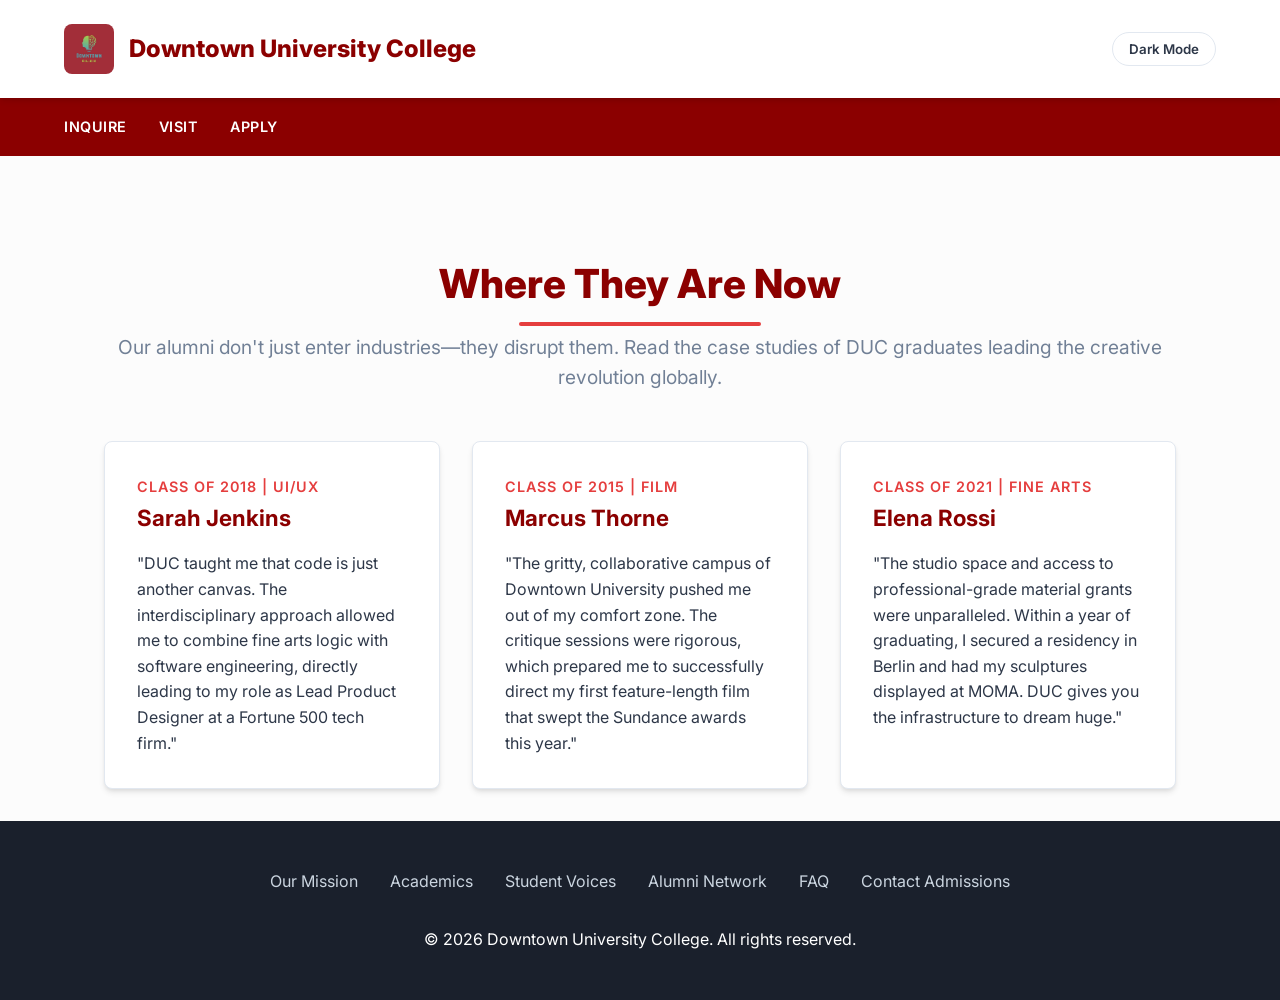
<file: alumni.html>
<!DOCTYPE html>
<html lang="en">
<head>
    <meta charset="UTF-8">
    <meta name="viewport" content="width=device-width, initial-scale=1.0">
    <title>Alumni Success | Downtown University College</title>
    <link rel="stylesheet" href="main.css">
    <link href="https://fonts.googleapis.com/css2?family=Inter:wght@400;600;800&display=swap" rel="stylesheet">
    <style>
        .alumni-grid { display: grid; grid-template-columns: repeat(auto-fit, minmax(300px, 1fr)); gap: 2rem; margin-top: 2rem; }
        .alumni-card { background: var(--surface-color); padding: 2rem; border-radius: var(--radius); border: 1px solid var(--border-color); box-shadow: var(--shadow); transition: transform 0.3s; }
        .alumni-card:hover { transform: translateY(-5px); }
        .alumni-card h4 { color: var(--primary-color); font-size: 1.4rem; margin-bottom: 0.5rem; }
        .alumni-card span { font-size: 0.9rem; color: var(--accent-color); font-weight: 600; text-transform: uppercase; letter-spacing: 1px; }
        .alumni-card p { margin-top: 1rem; color: var(--text-main); font-size: 1rem; }
    </style>
</head>
<body>
    <header class="header">
        <div class="logo">
            <a href="index.html" style="display:flex; align-items:center; gap:15px; text-decoration:none;">
                <img src="images/Downtown.jpg" alt="Downtown University Logo" onerror="this.src='https://via.placeholder.com/150x100?text=Logo'">
                <h1>Downtown University College</h1>
            </a>
        </div>
        <button class="theme-toggle" id="themeBtn" aria-label="Toggle Dark Mode">
            <span class="theme-text">Dark Mode</span>
        </button>
    </header>

    <nav class="navbar">
        <ul class="nav-links">
            <li class="dropdown"><a href="courses.html" class="dropbtn">Inquire</a><div class="dropdown-content"><a href="courses.html">Programs & Courses</a><a href="fees.html">Tuition & Aid</a><a href="environment.html">Campus Culture</a><a href="faq.html">FAQ</a></div></li>
            <li class="dropdown"><a href="visit.html" class="dropbtn">Visit</a><div class="dropdown-content"><a href="visit.html">Schedule a Tour</a><a href="tour.html">360 Virtual Tour</a><a href="alumni.html">Alumni Success</a></div></li>
            <li class="dropdown"><a href="apply.html" class="dropbtn">Apply</a><div class="dropdown-content"><a href="apply.html">Start Application</a><a href="download.html">Download Forms</a><a href="scholarships.html">Scholarships</a></div></li>
        </ul>
    </nav>

    <main>
        <section class="hero" style="border-bottom:none; padding-bottom:1rem; margin-bottom:1rem;">
            <!-- IMAGE CONCEPT: Ultra-realistic portrait of an award-winning cinematographer holding a golden award, standing confidently in front of out-of-focus studio lights. Deep moody tones, high contrast. -->
            <h2 id="msg" style="font-size: 2.5rem;">Where They Are Now</h2>
            <p class="subtitle">Our alumni don't just enter industries—they disrupt them. Read the case studies of DUC graduates leading the creative revolution globally.</p>
        </section>

        <section class="alumni-grid">
            <div class="alumni-card">
                <!-- IMAGE CONCEPT: High-res headshot of a young professional woman in a sleek tech office holding a tablet. -->
                <span>Class of 2018 | UI/UX</span>
                <h4>Sarah Jenkins</h4>
                <p>"DUC taught me that code is just another canvas. The interdisciplinary approach allowed me to combine fine arts logic with software engineering, directly leading to my role as Lead Product Designer at a Fortune 500 tech firm."</p>
            </div>
            <div class="alumni-card">
                <!-- IMAGE CONCEPT: High-res shot of a male film director on set, pointing decisively at the camera rig. -->
                <span>Class of 2015 | Film</span>
                <h4>Marcus Thorne</h4>
                <p>"The gritty, collaborative campus of Downtown University pushed me out of my comfort zone. The critique sessions were rigorous, which prepared me to successfully direct my first feature-length film that swept the Sundance awards this year."</p>
            </div>
            <div class="alumni-card">
                <!-- IMAGE CONCEPT: High-res photo of a woman standing proudly next to a massive bronze abstract sculpture in a modern art gallery. -->
                <span>Class of 2021 | Fine Arts</span>
                <h4>Elena Rossi</h4>
                <p>"The studio space and access to professional-grade material grants were unparalleled. Within a year of graduating, I secured a residency in Berlin and had my sculptures displayed at MOMA. DUC gives you the infrastructure to dream huge."</p>
            </div>
        </section>
    </main>

    <footer class="footer">
        <div class="footer-links">
            <a href="index.html#about">Our Mission</a>
            <a href="courses.html">Academics</a>
            <a href="testimonials.html">Student Voices</a>
            <a href="alumni.html">Alumni Network</a>
            <a href="faq.html">FAQ</a>
            <a href="mailto:admissions@downtown.edu">Contact Admissions</a>
        </div>
        <p>&copy; 2026 Downtown University College. All rights reserved.</p>
    </footer>

    <script src="app.js"></script>
</body>
</html>
</file>
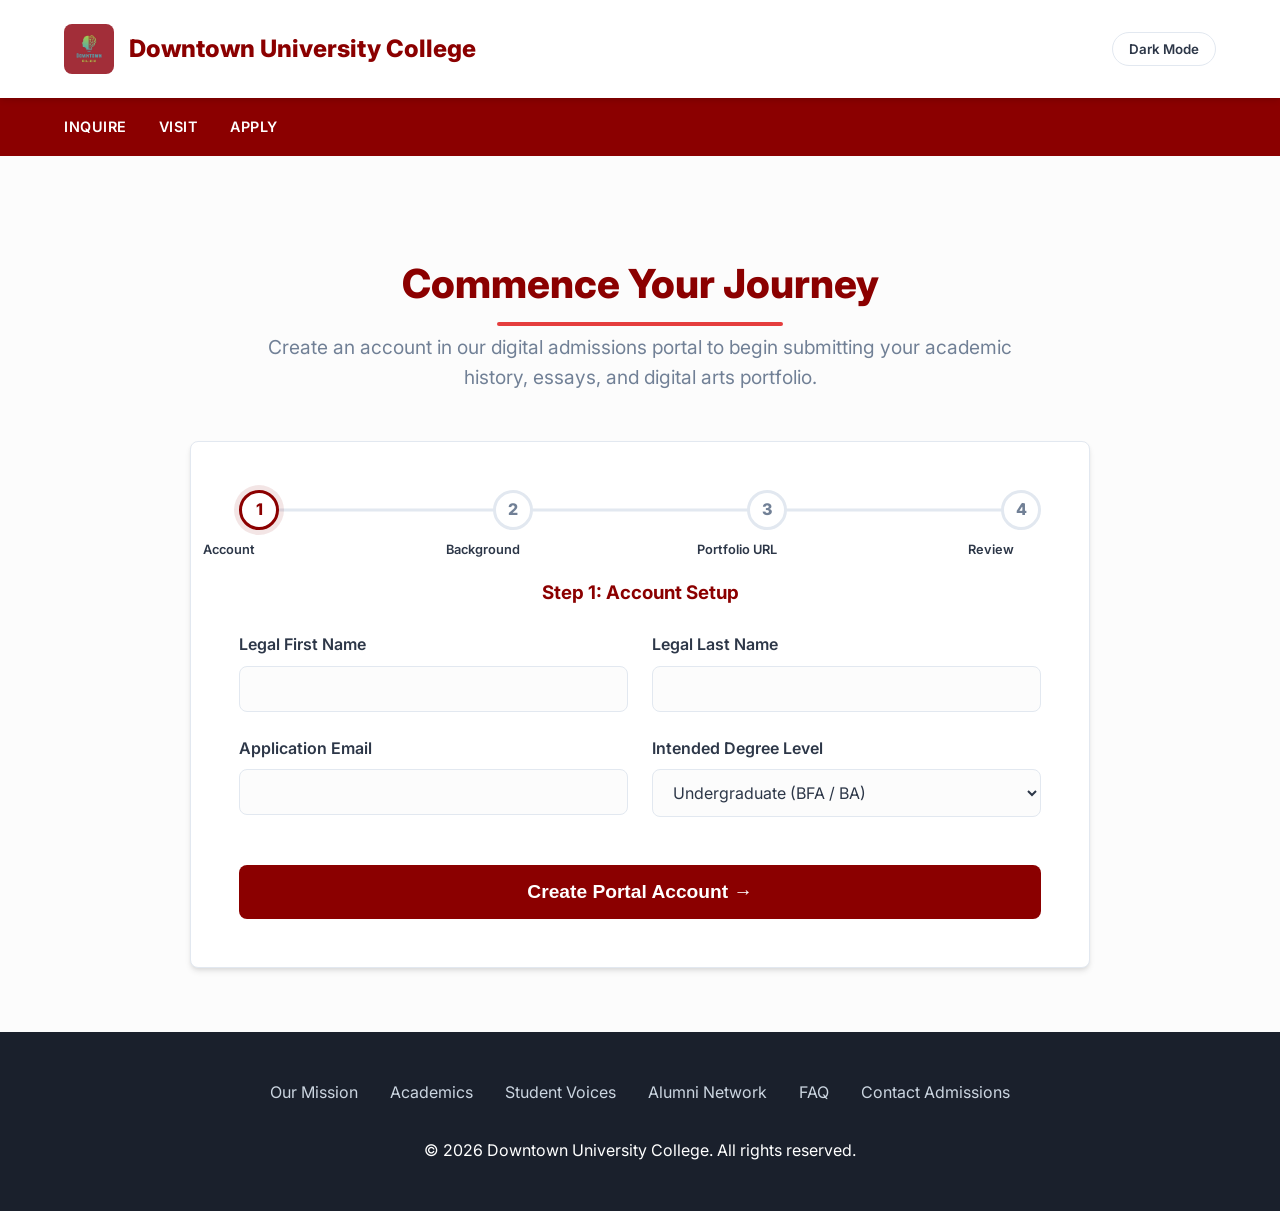
<file: apply.html>
<!DOCTYPE html>
<html lang="en">
<head>
    <meta charset="UTF-8">
    <meta name="viewport" content="width=device-width, initial-scale=1.0">
    <title>Application Portal | Downtown University College</title>
    <link rel="stylesheet" href="main.css">
    <link href="https://fonts.googleapis.com/css2?family=Inter:wght@400;600;800&display=swap" rel="stylesheet">
    <style>
        .portal-container { background: var(--surface-color); padding: 3rem; border-radius: var(--radius); border: 1px solid var(--border-color); box-shadow: var(--shadow); max-width: 900px; margin: 2rem auto; }
        .step-indicator { display: flex; justify-content: space-between; margin-bottom: 3rem; position: relative; }
        .step-indicator::before { content: ''; position: absolute; top: 50%; left: 0; right: 0; height: 3px; background: var(--border-color); z-index: 1; transform: translateY(-50%); }
        .step { background: var(--surface-color); border: 3px solid var(--border-color); border-radius: 50%; width: 40px; height: 40px; display: flex; align-items: center; justify-content: center; z-index: 2; font-weight: 800; color: var(--text-muted); }
        .step.active { border-color: var(--primary-color); color: var(--primary-color); box-shadow: 0 0 0 5px rgba(139,0,0,0.1); }
        .step-label { position: absolute; top: 50px; font-size: 0.8rem; color: var(--text-main); font-weight: 600; width: 100px; text-align: center; transform: translateX(-30px); }
    </style>
</head>
<body>
    <header class="header">
        <div class="logo">
            <a href="index.html" style="display:flex; align-items:center; gap:15px; text-decoration:none;">
                <img src="images/Downtown.jpg" alt="Downtown University Logo" onerror="this.src='https://via.placeholder.com/150x100?text=Logo'">
                <h1>Downtown University College</h1>
            </a>
        </div>
        <button class="theme-toggle" id="themeBtn" aria-label="Toggle Dark Mode">
            <span class="theme-text">Dark Mode</span>
        </button>
    </header>

    <nav class="navbar">
        <ul class="nav-links">
            <li class="dropdown"><a href="courses.html" class="dropbtn">Inquire</a><div class="dropdown-content"><a href="courses.html">Programs & Courses</a><a href="fees.html">Tuition & Aid</a><a href="environment.html">Campus Culture</a><a href="faq.html">FAQ</a></div></li>
            <li class="dropdown"><a href="visit.html" class="dropbtn">Visit</a><div class="dropdown-content"><a href="visit.html">Schedule a Tour</a><a href="tour.html">360 Virtual Tour</a><a href="alumni.html">Alumni Success</a></div></li>
            <li class="dropdown"><a href="apply.html" class="dropbtn">Apply</a><div class="dropdown-content"><a href="apply.html">Start Application</a><a href="download.html">Download Forms</a><a href="scholarships.html">Scholarships</a></div></li>
        </ul>
    </nav>

    <main>
        <section class="hero" style="border-bottom:none; padding-bottom:1rem; margin-bottom:1rem;">
            <!-- IMAGE CONCEPT: Very high key, clean, brightly lit photo of an open portfolio notebook, showing beautiful architectural sketches. A glowing digital tablet sits alongside it. Focus is crystal clear. -->
            <h2 id="msg" style="font-size: 2.5rem;">Commence Your Journey</h2>
            <p class="subtitle" style="max-width: 800px; margin: 0 auto;">Create an account in our digital admissions portal to begin submitting your academic history, essays, and digital arts portfolio.</p>
        </section>

        <section class="portal-container">
            <div class="step-indicator">
                <div class="step active">1<span class="step-label">Account</span></div>
                <div class="step">2<span class="step-label">Background</span></div>
                <div class="step">3<span class="step-label">Portfolio URL</span></div>
                <div class="step">4<span class="step-label">Review</span></div>
            </div>

            <form action="#" class="inquiry-form" style="max-width: 100%;">
                <h3 style="color:var(--primary-color); margin-bottom: 1.5rem; text-align: center;">Step 1: Account Setup</h3>
                <div class="form-row">
                    <div class="form-group">
                        <label style="display:block; margin-bottom:0.5rem; font-weight:600; color:var(--text-main);">Legal First Name</label>
                        <input type="text" name="firstname" required>
                    </div>
                    <div class="form-group">
                        <label style="display:block; margin-bottom:0.5rem; font-weight:600; color:var(--text-main);">Legal Last Name</label>
                        <input type="text" name="lastname" required>
                    </div>
                </div>
                <div class="form-row">
                    <div class="form-group">
                        <label style="display:block; margin-bottom:0.5rem; font-weight:600; color:var(--text-main);">Application Email</label>
                        <input type="email" name="mail" required>
                    </div>
                    <div class="form-group">
                        <label style="display:block; margin-bottom:0.5rem; font-weight:600; color:var(--text-main);">Intended Degree Level</label>
                        <select name="level" required>
                            <option value="undergrad">Undergraduate (BFA / BA)</option>
                            <option value="grad">Graduate (MFA / MA)</option>
                            <option value="phd">Doctorate (PhD)</option>
                        </select>
                    </div>
                </div>
                
                <div style="margin-top: 1.5rem;">
                    <button type="submit" class="submit-btn" style="padding: 16px; font-size: 1.2rem;">Create Portal Account &rarr;</button>
                </div>
            </form>
        </section>
    </main>

    <footer class="footer">
        <div class="footer-links">
            <a href="index.html#about">Our Mission</a>
            <a href="courses.html">Academics</a>
            <a href="testimonials.html">Student Voices</a>
            <a href="alumni.html">Alumni Network</a>
            <a href="faq.html">FAQ</a>
            <a href="mailto:admissions@downtown.edu">Contact Admissions</a>
        </div>
        <p>&copy; 2026 Downtown University College. All rights reserved.</p>
    </footer>

    <script src="app.js"></script>
</body>
</html>
</file>
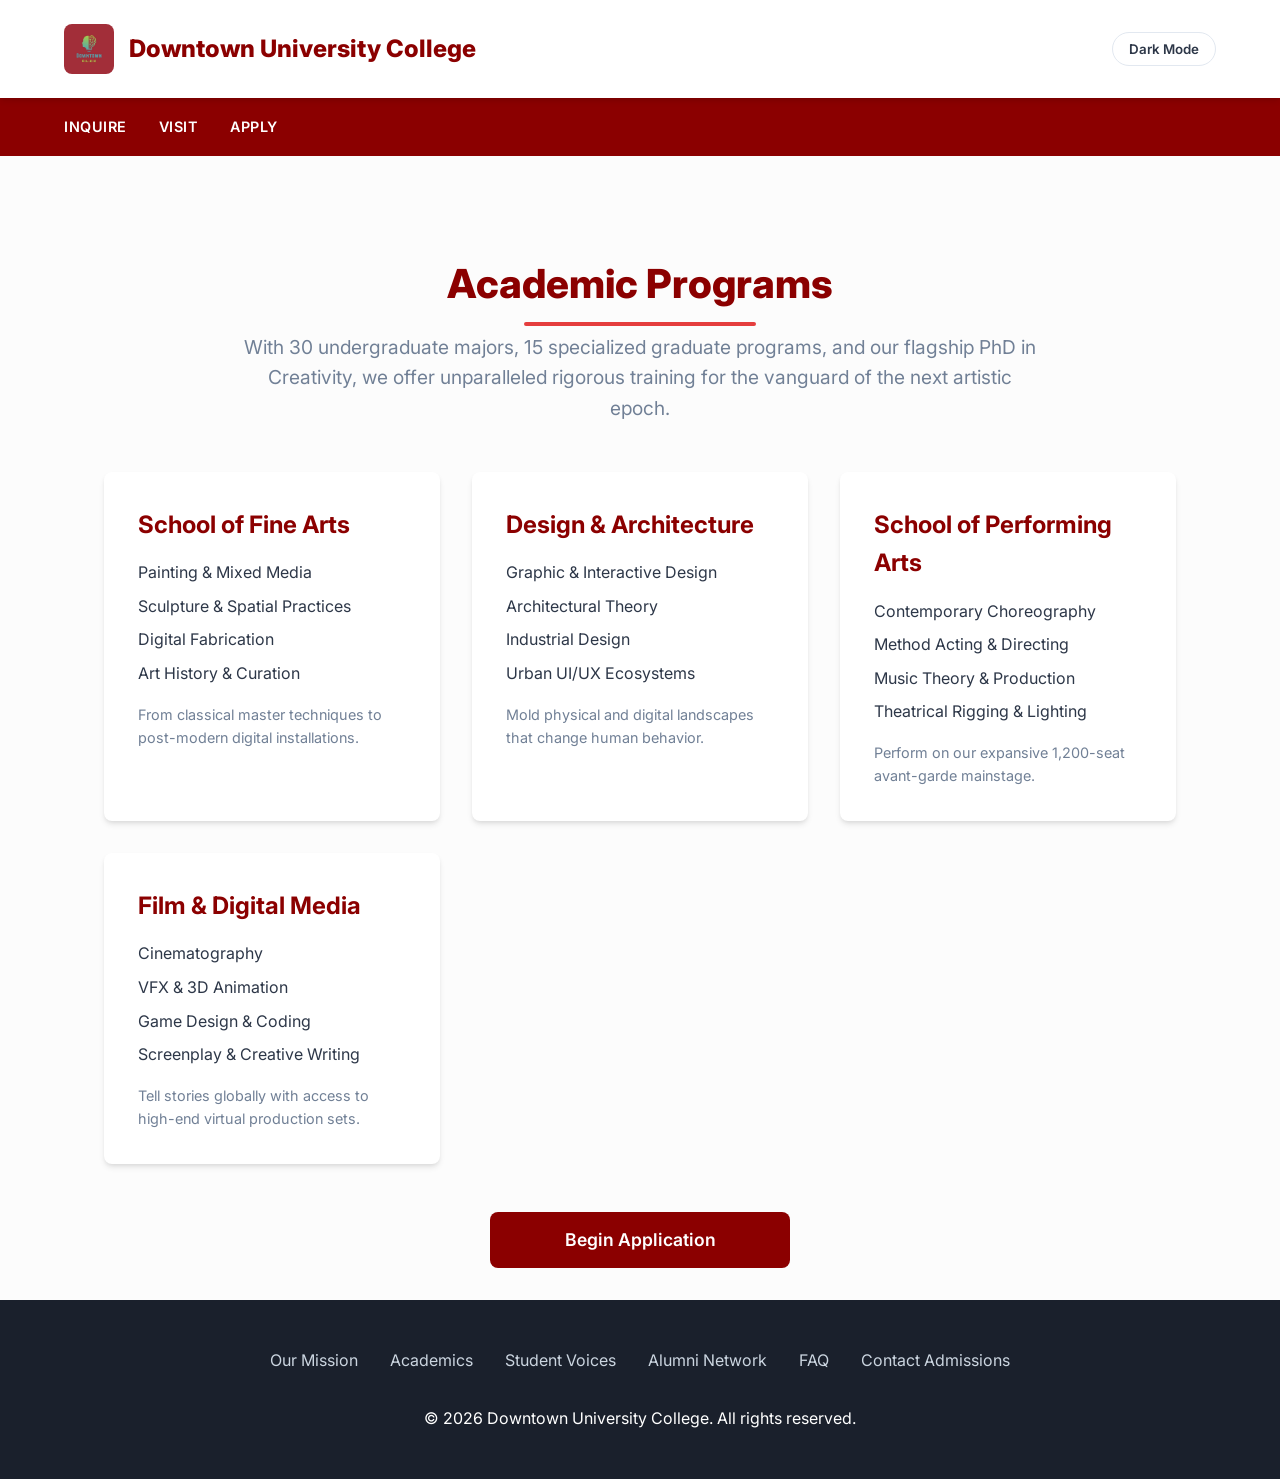
<file: courses.html>
<!DOCTYPE html>
<html lang="en">
<head>
    <meta charset="UTF-8">
    <meta name="viewport" content="width=device-width, initial-scale=1.0">
    <title>Programs & Courses | Downtown University College</title>
    <link rel="stylesheet" href="main.css">
    <link href="https://fonts.googleapis.com/css2?family=Inter:wght@400;600;800&display=swap" rel="stylesheet">
    <style>
        .courses-grid { display: grid; grid-template-columns: repeat(auto-fit, minmax(280px, 1fr)); gap: 2rem; margin-top: 2rem; }
        .course-card { background: var(--surface-color); padding: 2rem; border-radius: var(--radius); border: 2px solid transparent; transition: all 0.3s ease; box-shadow: var(--shadow); }
        .course-card:hover { border-color: var(--primary-color); transform: translateY(-5px); }
        .course-card h4 { color: var(--primary-color); font-size: 1.5rem; margin-bottom: 1rem; }
        .course-card ul { list-style: square inside; margin-bottom: 1rem; }
        .course-card ul li { color: var(--text-main); margin-bottom: 0.5rem; }
    </style>
</head>
<body>
    <header class="header">
        <div class="logo">
            <a href="index.html" style="display:flex; align-items:center; gap:15px; text-decoration:none;">
                <img src="images/Downtown.jpg" alt="Downtown University Logo" onerror="this.src='https://via.placeholder.com/150x100?text=Logo'">
                <h1>Downtown University College</h1>
            </a>
        </div>
        <button class="theme-toggle" id="themeBtn" aria-label="Toggle Dark Mode">
            <span class="theme-text">Dark Mode</span>
        </button>
    </header>

    <nav class="navbar">
        <ul class="nav-links">
            <li class="dropdown"><a href="courses.html" class="dropbtn">Inquire</a><div class="dropdown-content"><a href="courses.html">Programs & Courses</a><a href="fees.html">Tuition & Aid</a><a href="environment.html">Campus Culture</a><a href="faq.html">FAQ</a></div></li>
            <li class="dropdown"><a href="visit.html" class="dropbtn">Visit</a><div class="dropdown-content"><a href="visit.html">Schedule a Tour</a><a href="tour.html">360 Virtual Tour</a><a href="alumni.html">Alumni Success</a></div></li>
            <li class="dropdown"><a href="apply.html" class="dropbtn">Apply</a><div class="dropdown-content"><a href="apply.html">Start Application</a><a href="download.html">Download Forms</a><a href="scholarships.html">Scholarships</a></div></li>
        </ul>
    </nav>

    <main>
        <section class="hero" style="border-bottom:none; padding-bottom:1rem; margin-bottom:1rem;">
            <!-- IMAGE CONCEPT: Wide overhead shot of an incredibly diverse makerspace lab. Tables are filled with architectural drafts, neon wireframes, clay maquettes, and high-end digital drawing tablets. Dynamic angle. -->
            <h2 id="msg" style="font-size: 2.5rem;">Academic Programs</h2>
            <p class="subtitle" style="max-width: 800px; margin: 0 auto;">With 30 undergraduate majors, 15 specialized graduate programs, and our flagship PhD in Creativity, we offer unparalleled rigorous training for the vanguard of the next artistic epoch.</p>
        </section>

        <section class="courses-grid">
            <div class="course-card">
                <h4>School of Fine Arts</h4>
                <ul>
                    <li>Painting & Mixed Media</li>
                    <li>Sculpture & Spatial Practices</li>
                    <li>Digital Fabrication</li>
                    <li>Art History & Curation</li>
                </ul>
                <p style="color:var(--text-muted); font-size:0.9rem;">From classical master techniques to post-modern digital installations.</p>
            </div>
            <div class="course-card">
                <h4>Design & Architecture</h4>
                <ul>
                    <li>Graphic & Interactive Design</li>
                    <li>Architectural Theory</li>
                    <li>Industrial Design</li>
                    <li>Urban UI/UX Ecosystems</li>
                </ul>
                <p style="color:var(--text-muted); font-size:0.9rem;">Mold physical and digital landscapes that change human behavior.</p>
            </div>
            <div class="course-card">
                <h4>School of Performing Arts</h4>
                <ul>
                    <li>Contemporary Choreography</li>
                    <li>Method Acting & Directing</li>
                    <li>Music Theory & Production</li>
                    <li>Theatrical Rigging & Lighting</li>
                </ul>
                <p style="color:var(--text-muted); font-size:0.9rem;">Perform on our expansive 1,200-seat avant-garde mainstage.</p>
            </div>
            <div class="course-card">
                <h4>Film & Digital Media</h4>
                <ul>
                    <li>Cinematography</li>
                    <li>VFX & 3D Animation</li>
                    <li>Game Design & Coding</li>
                    <li>Screenplay & Creative Writing</li>
                </ul>
                <p style="color:var(--text-muted); font-size:0.9rem;">Tell stories globally with access to high-end virtual production sets.</p>
            </div>
        </section>
        
        <div style="text-align: center; margin-top: 3rem;">
            <a href="apply.html" class="submit-btn" style="text-decoration:none; display:inline-block; max-width: 300px;">Begin Application</a>
        </div>
    </main>

    <footer class="footer">
        <div class="footer-links">
            <a href="index.html#about">Our Mission</a>
            <a href="courses.html">Academics</a>
            <a href="testimonials.html">Student Voices</a>
            <a href="alumni.html">Alumni Network</a>
            <a href="faq.html">FAQ</a>
            <a href="mailto:admissions@downtown.edu">Contact Admissions</a>
        </div>
        <p>&copy; 2026 Downtown University College. All rights reserved.</p>
    </footer>

    <script src="app.js"></script>
</body>
</html>
</file>
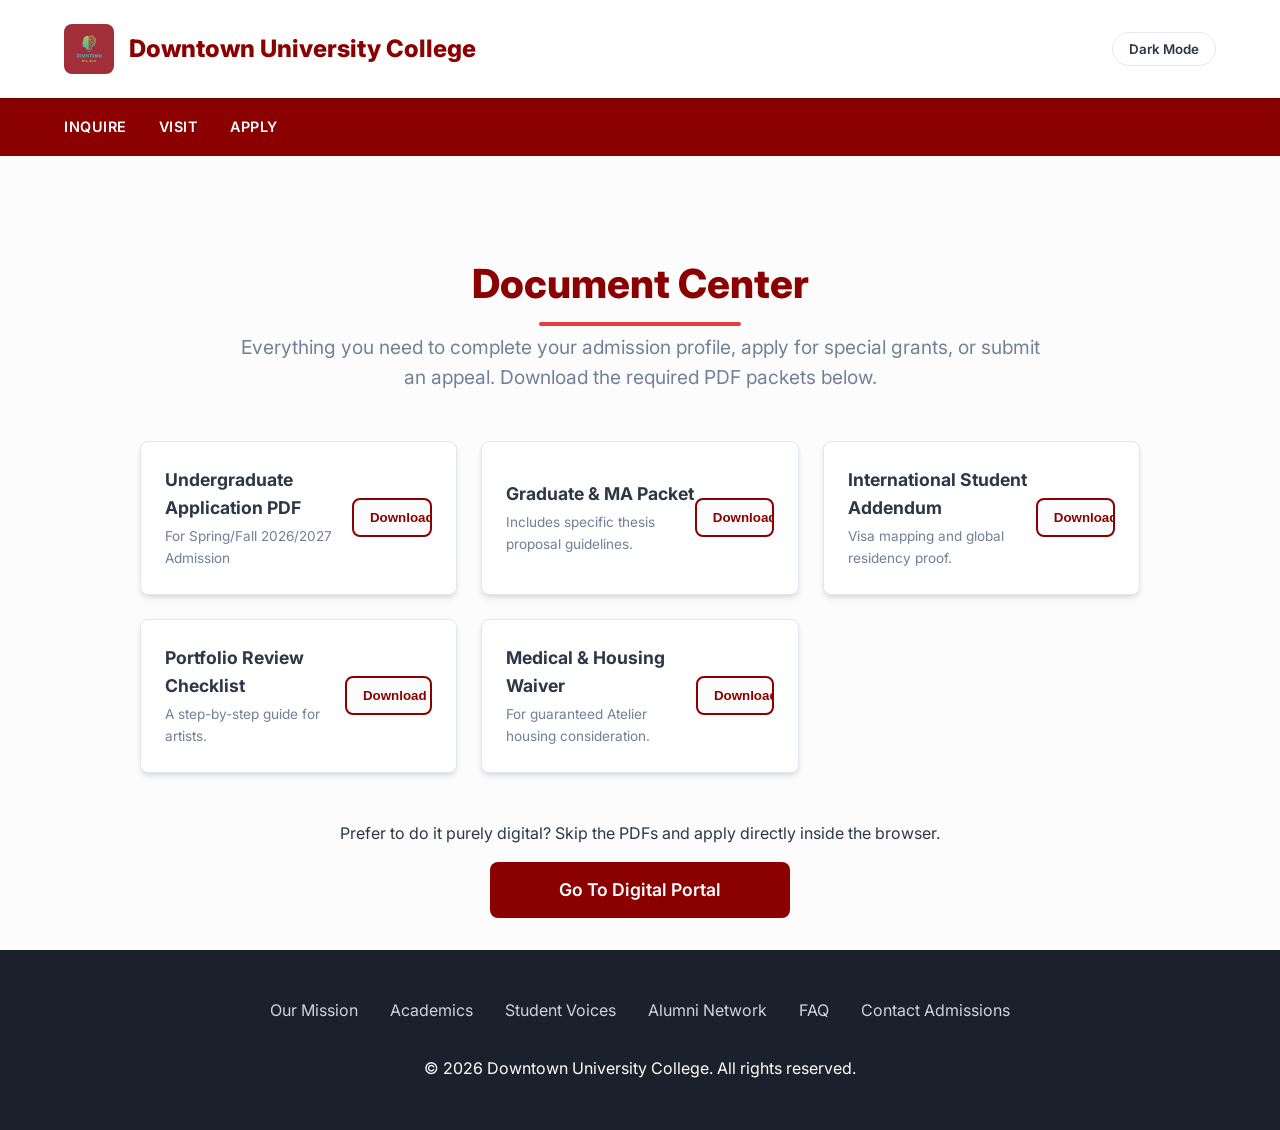
<file: download.html>
<!DOCTYPE html>
<html lang="en">
<head>
    <meta charset="UTF-8">
    <meta name="viewport" content="width=device-width, initial-scale=1.0">
    <title>Application Forms | Downtown University College</title>
    <link rel="stylesheet" href="main.css">
    <link href="https://fonts.googleapis.com/css2?family=Inter:wght@400;600;800&display=swap" rel="stylesheet">
    <style>
        .forms-grid { display: grid; grid-template-columns: repeat(auto-fit, minmax(280px, 1fr)); gap: 1.5rem; max-width: 1000px; margin: 2rem auto; }
        .form-card { background: var(--surface-color); padding: 1.5rem; border: 1px solid var(--border-color); border-radius: var(--radius); display: flex; align-items: center; justify-content: space-between; transition: var(--transition); box-shadow: var(--shadow); }
        .form-card:hover { border-color: var(--primary-color); transform: translateY(-3px); }
        .form-info h4 { color: var(--text-main); margin-bottom: 0.25rem; font-size: 1.1rem; }
        .form-info p { color: var(--text-muted); font-size: 0.85rem; margin: 0; }
        .download-btn { background: var(--bg-color); color: var(--primary-color); border: 2px solid var(--primary-color); padding: 10px 16px; border-radius: var(--radius); font-weight: 600; cursor: pointer; transition: var(--transition); }
        .download-btn:hover { background: var(--primary-color); color: white; }
    </style>
</head>
<body>
    <header class="header">
        <div class="logo">
            <a href="index.html" style="display:flex; align-items:center; gap:15px; text-decoration:none;">
                <img src="images/Downtown.jpg" alt="Downtown University Logo" onerror="this.src='https://via.placeholder.com/150x100?text=Logo'">
                <h1>Downtown University College</h1>
            </a>
        </div>
        <button class="theme-toggle" id="themeBtn" aria-label="Toggle Dark Mode">
            <span class="theme-text">Dark Mode</span>
        </button>
    </header>

    <nav class="navbar">
        <ul class="nav-links">
            <li class="dropdown"><a href="courses.html" class="dropbtn">Inquire</a><div class="dropdown-content"><a href="courses.html">Programs & Courses</a><a href="fees.html">Tuition & Aid</a><a href="environment.html">Campus Culture</a><a href="faq.html">FAQ</a></div></li>
            <li class="dropdown"><a href="visit.html" class="dropbtn">Visit</a><div class="dropdown-content"><a href="visit.html">Schedule a Tour</a><a href="tour.html">360 Virtual Tour</a><a href="alumni.html">Alumni Success</a></div></li>
            <li class="dropdown"><a href="apply.html" class="dropbtn">Apply</a><div class="dropdown-content"><a href="apply.html">Start Application</a><a href="download.html">Download Forms</a><a href="scholarships.html">Scholarships</a></div></li>
        </ul>
    </nav>

    <main>
        <section class="hero" style="border-bottom:none; padding-bottom:1rem; margin-bottom:1rem;">
            <!-- IMAGE CONCEPT: Minimalist desk flat-lay. A sleek laptop, a steaming cup of coffee, and clean, modern application papers with neat topography resting next to a stylus. Corporate yet highly creative vibes. -->
            <h2 id="msg" style="font-size: 2.5rem;">Document Center</h2>
            <p class="subtitle" style="max-width: 800px; margin: 0 auto;">Everything you need to complete your admission profile, apply for special grants, or submit an appeal. Download the required PDF packets below.</p>
        </section>

        <section class="forms-grid">
            <div class="form-card">
                <div class="form-info">
                    <h4>Undergraduate Application PDF</h4>
                    <p>For Spring/Fall 2026/2027 Admission</p>
                </div>
                <button class="download-btn" onclick="alert('Downloading Document...')">Download</button>
            </div>
            <div class="form-card">
                <div class="form-info">
                    <h4>Graduate & MA Packet</h4>
                    <p>Includes specific thesis proposal guidelines.</p>
                </div>
                <button class="download-btn" onclick="alert('Downloading Document...')">Download</button>
            </div>
            <div class="form-card">
                <div class="form-info">
                    <h4>International Student Addendum</h4>
                    <p>Visa mapping and global residency proof.</p>
                </div>
                <button class="download-btn" onclick="alert('Downloading Document...')">Download</button>
            </div>
            <div class="form-card">
                <div class="form-info">
                    <h4>Portfolio Review Checklist</h4>
                    <p>A step-by-step guide for artists.</p>
                </div>
                <button class="download-btn" onclick="alert('Downloading Document...')">Download</button>
            </div>
            <div class="form-card">
                <div class="form-info">
                    <h4>Medical & Housing Waiver</h4>
                    <p>For guaranteed Atelier housing consideration.</p>
                </div>
                <button class="download-btn" onclick="alert('Downloading Document...')">Download</button>
            </div>
        </section>
        <div style="text-align: center; margin-top: 3rem;">
            <p style="color:var(--text-main); margin-bottom: 1rem;">Prefer to do it purely digital? Skip the PDFs and apply directly inside the browser.</p>
            <a href="apply.html" class="submit-btn" style="text-decoration:none; display:inline-block; max-width: 300px;">Go To Digital Portal</a>
        </div>
    </main>

    <footer class="footer">
        <div class="footer-links">
            <a href="index.html#about">Our Mission</a>
            <a href="courses.html">Academics</a>
            <a href="testimonials.html">Student Voices</a>
            <a href="alumni.html">Alumni Network</a>
            <a href="faq.html">FAQ</a>
            <a href="mailto:admissions@downtown.edu">Contact Admissions</a>
        </div>
        <p>&copy; 2026 Downtown University College. All rights reserved.</p>
    </footer>

    <script src="app.js"></script>
</body>
</html>
</file>
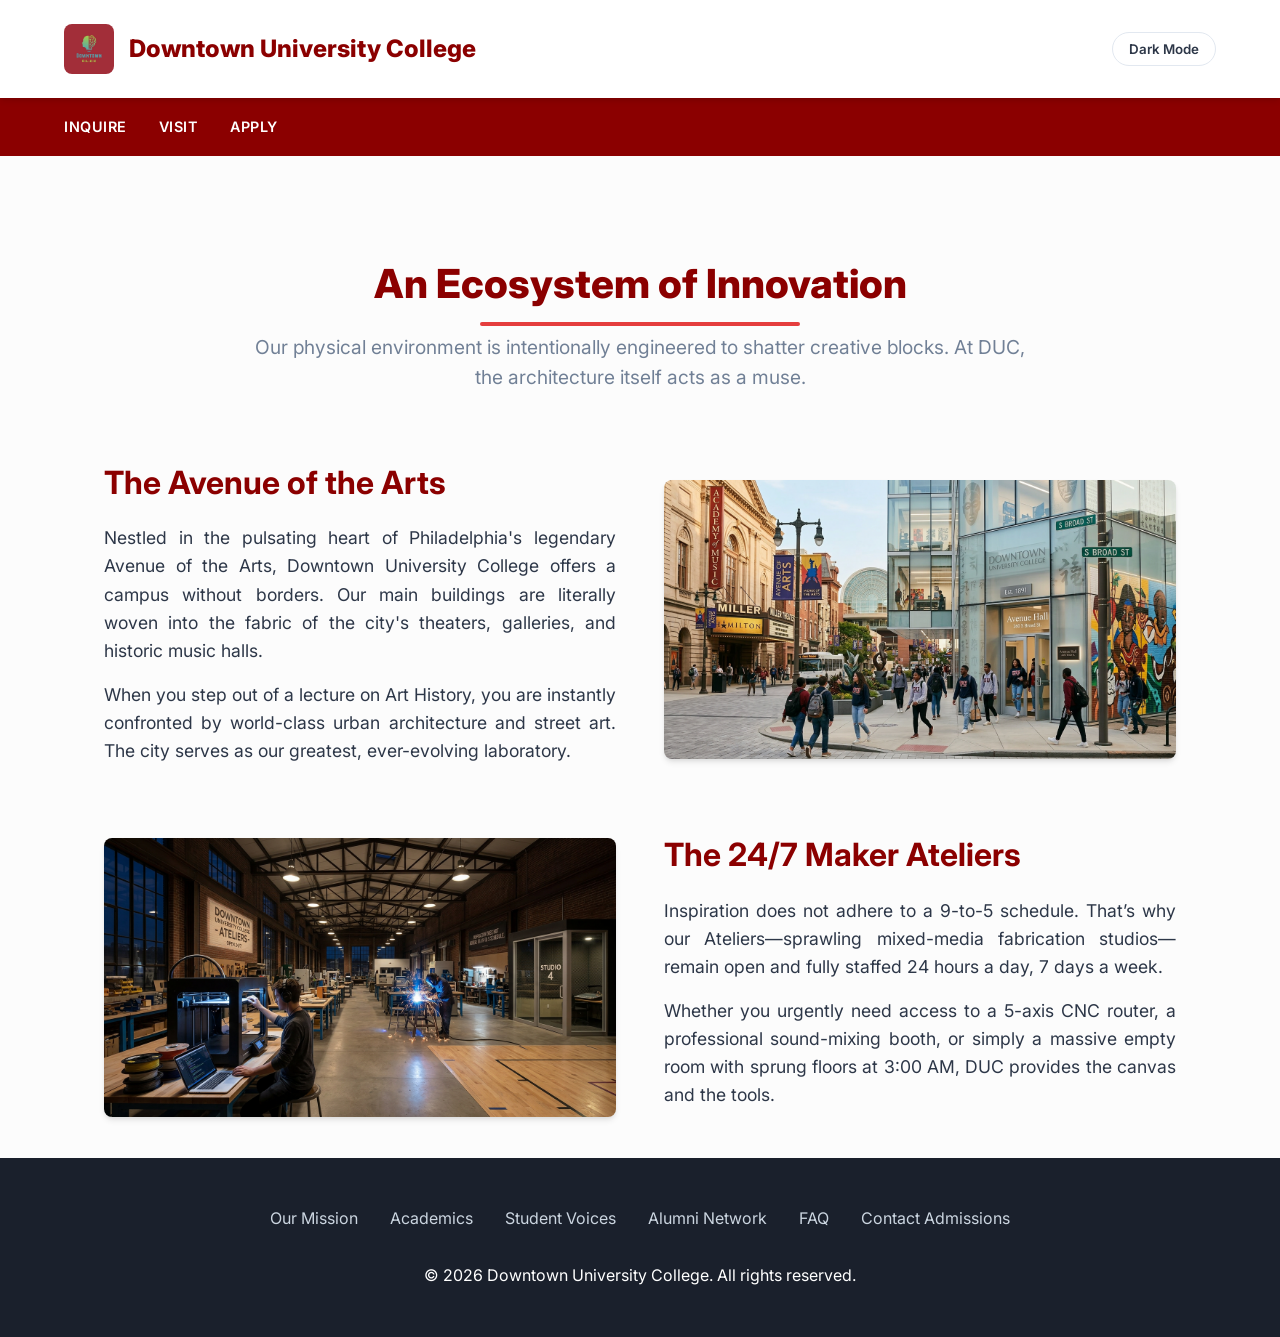
<file: environment.html>
<!DOCTYPE html>
<html lang="en">
<head>
    <meta charset="UTF-8">
    <meta name="viewport" content="width=device-width, initial-scale=1.0">
    <title>Campus Culture | Downtown University College</title>
    <link rel="stylesheet" href="main.css">
    <link href="https://fonts.googleapis.com/css2?family=Inter:wght@400;600;800&display=swap" rel="stylesheet">
    <style>
        .culture-section { display: grid; grid-template-columns: 1fr 1fr; gap: 3rem; margin-top: 3rem; align-items: center; }
        .culture-text h3 { color: var(--primary-color); font-size: 2rem; margin-bottom: 1rem; }
        .culture-text p { color: var(--text-main); font-size: 1.1rem; margin-bottom: 1rem; text-align: justify; }
        .culture-image { width: 100%; border-radius: var(--radius); box-shadow: var(--shadow); }
        @media (max-width: 768px) { .culture-section { grid-template-columns: 1fr; } }
    </style>
</head>
<body>
    <header class="header">
        <div class="logo">
            <a href="index.html" style="display:flex; align-items:center; gap:15px; text-decoration:none;">
                <img src="images/Downtown.jpg" alt="Downtown University Logo" onerror="this.src='https://via.placeholder.com/150x100?text=Logo'">
                <h1>Downtown University College</h1>
            </a>
        </div>
        <button class="theme-toggle" id="themeBtn" aria-label="Toggle Dark Mode">
            <span class="theme-text">Dark Mode</span>
        </button>
    </header>

    <nav class="navbar">
        <ul class="nav-links">
            <li class="dropdown"><a href="courses.html" class="dropbtn">Inquire</a><div class="dropdown-content"><a href="courses.html">Programs & Courses</a><a href="fees.html">Tuition & Aid</a><a href="environment.html">Campus Culture</a><a href="faq.html">FAQ</a></div></li>
            <li class="dropdown"><a href="visit.html" class="dropbtn">Visit</a><div class="dropdown-content"><a href="visit.html">Schedule a Tour</a><a href="tour.html">360 Virtual Tour</a><a href="alumni.html">Alumni Success</a></div></li>
            <li class="dropdown"><a href="apply.html" class="dropbtn">Apply</a><div class="dropdown-content"><a href="apply.html">Start Application</a><a href="download.html">Download Forms</a><a href="scholarships.html">Scholarships</a></div></li>
        </ul>
    </nav>

    <main>
        <section class="hero" style="border-bottom:none; padding-bottom:1rem; margin-bottom:1rem;">
            <!-- IMAGE CONCEPT: Ultra-wide drone shot looking down into a stunning central plaza of the university. At its heart is an intricate modern statue, with hundreds of students mingling and relaxing on plush green lawns. Vibrant daylight. -->
            <h2 id="msg" style="font-size: 2.5rem;">An Ecosystem of Innovation</h2>
            <p class="subtitle" style="max-width: 800px; margin: 0 auto;">Our physical environment is intentionally engineered to shatter creative blocks. At DUC, the architecture itself acts as a muse.</p>
        </section>

        <div class="culture-section">
            <div class="culture-text">
                <h3>The Avenue of the Arts</h3>
                <p>Nestled in the pulsating heart of Philadelphia's legendary Avenue of the Arts, Downtown University College offers a campus without borders. Our main buildings are literally woven into the fabric of the city's theaters, galleries, and historic music halls.</p>
                <p>When you step out of a lecture on Art History, you are instantly confronted by world-class urban architecture and street art. The city serves as our greatest, ever-evolving laboratory.</p>
            </div>
            <!-- IMAGE CONCEPT: Cinematic split-depth photo showing a sleek, modern glass university building blending harmoniously next to a historic brick Philadelphia theater. Sharp, vibrant, realistic. -->
            <img src="images/urban.png" class="culture-image" alt="Urban Campus Integration">
        </div>

        <div class="culture-section" style="direction: rtl;">
            <div class="culture-text" style="direction: ltr;">
                <h3>The 24/7 Maker Ateliers</h3>
                <p>Inspiration does not adhere to a 9-to-5 schedule. That’s why our Ateliers—sprawling mixed-media fabrication studios—remain open and fully staffed 24 hours a day, 7 days a week.</p>
                <p>Whether you urgently need access to a 5-axis CNC router, a professional sound-mixing booth, or simply a massive empty room with sprung floors at 3:00 AM, DUC provides the canvas and the tools.</p>
            </div>
            <!-- IMAGE CONCEPT: Beautiful interior shot of a massive warehouse-style makerspace lit by warm industrial pendant taking place at night. Sparks flying from a distant welder while someone programs a massive 3D printer in foreground. -->
            <img src="images/studio.png" class="culture-image" alt="Maker Studio Environment">
        </div>
    </main>

    <footer class="footer">
        <div class="footer-links">
            <a href="index.html#about">Our Mission</a>
            <a href="courses.html">Academics</a>
            <a href="testimonials.html">Student Voices</a>
            <a href="alumni.html">Alumni Network</a>
            <a href="faq.html">FAQ</a>
            <a href="mailto:admissions@downtown.edu">Contact Admissions</a>
        </div>
        <p>&copy; 2026 Downtown University College. All rights reserved.</p>
    </footer>

    <script src="app.js"></script>
</body>
</html>
</file>
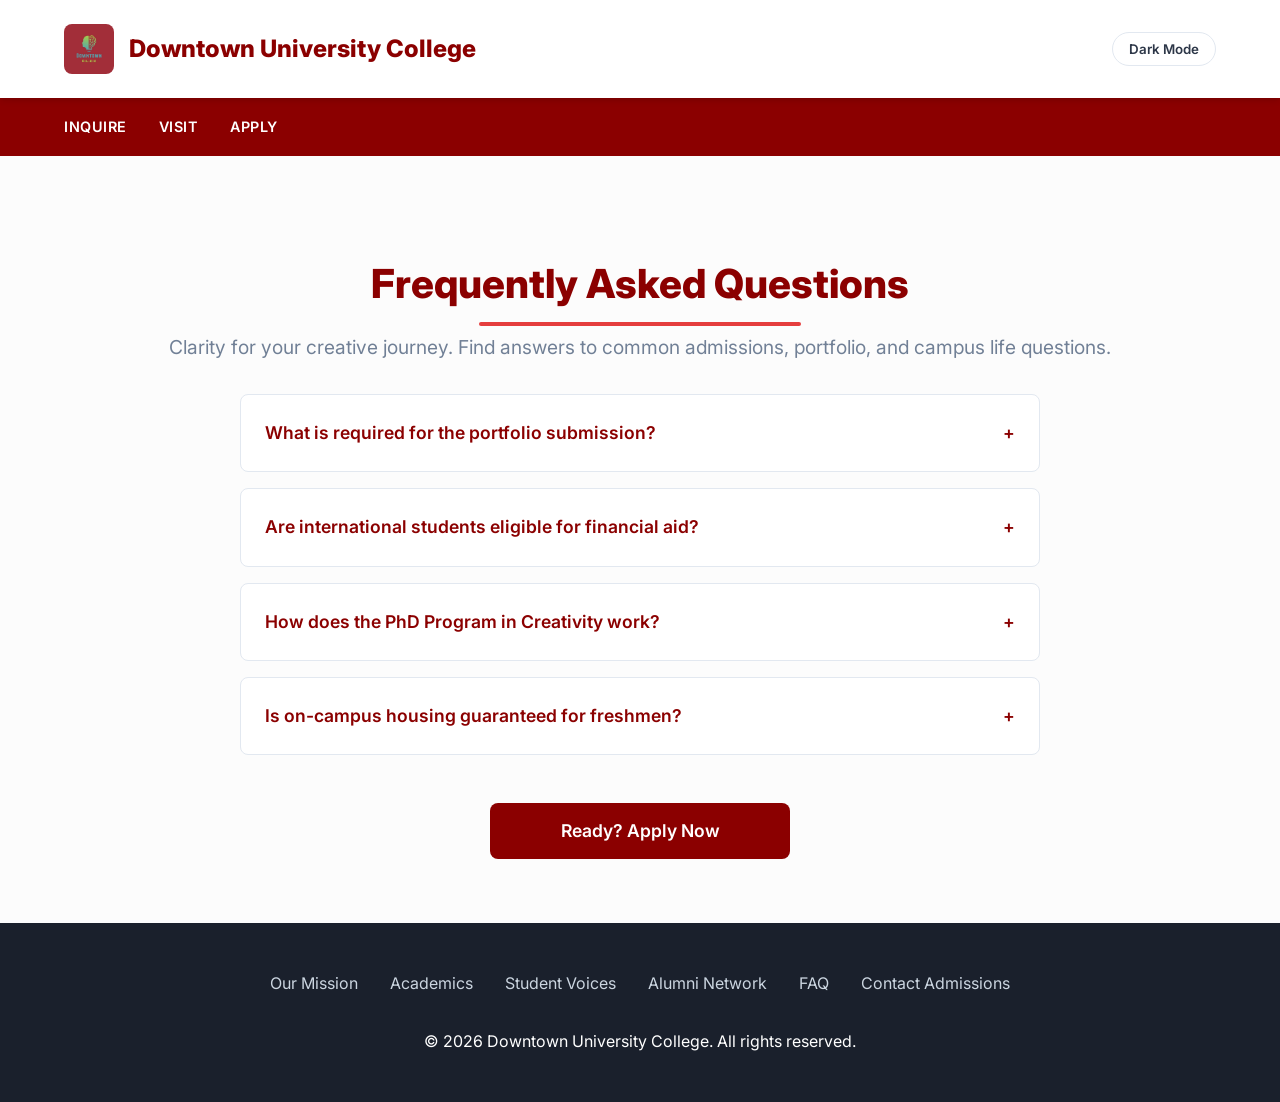
<file: faq.html>
<!DOCTYPE html>
<html lang="en">
<head>
    <meta charset="UTF-8">
    <meta name="viewport" content="width=device-width, initial-scale=1.0">
    <title>Frequently Asked Questions | Downtown University College</title>
    <link rel="stylesheet" href="main.css">
    <link href="https://fonts.googleapis.com/css2?family=Inter:wght@400;600;800&display=swap" rel="stylesheet">
    <style>
        .faq-container { max-width: 800px; margin: 0 auto; width: 100%; }
        .faq-item { background: var(--surface-color); border: 1px solid var(--border-color); border-radius: var(--radius); margin-bottom: 1rem; overflow: hidden; }
        .faq-question { padding: 1.5rem; display: flex; justify-content: space-between; align-items: center; cursor: pointer; font-weight: 600; font-size: 1.1rem; color: var(--primary-color); }
        .faq-answer { padding: 0 1.5rem; max-height: 0; overflow: hidden; transition: max-height 0.3s ease, padding 0.3s ease; color: var(--text-main); }
        .faq-item.active .faq-answer { padding: 0 1.5rem 1.5rem 1.5rem; max-height: 500px; }
        .icon-plus { transition: transform 0.3s ease; }
        .faq-item.active .icon-plus { transform: rotate(45deg); }
    </style>
</head>
<body>
    <header class="header">
        <div class="logo">
            <a href="index.html" style="display:flex; align-items:center; gap:15px; text-decoration:none;">
                <img src="images/Downtown.jpg" alt="Downtown University Logo" onerror="this.src='https://via.placeholder.com/150x100?text=Logo'">
                <h1>Downtown University College</h1>
            </a>
        </div>
        <button class="theme-toggle" id="themeBtn" aria-label="Toggle Dark Mode">
            <span class="theme-text">Dark Mode</span>
        </button>
    </header>

    <nav class="navbar">
        <ul class="nav-links">
            <li class="dropdown"><a href="courses.html" class="dropbtn">Inquire</a><div class="dropdown-content"><a href="courses.html">Programs & Courses</a><a href="fees.html">Tuition & Aid</a><a href="environment.html">Campus Culture</a><a href="faq.html">FAQ</a></div></li>
            <li class="dropdown"><a href="visit.html" class="dropbtn">Visit</a><div class="dropdown-content"><a href="visit.html">Schedule a Tour</a><a href="tour.html">360 Virtual Tour</a><a href="alumni.html">Alumni Success</a></div></li>
            <li class="dropdown"><a href="apply.html" class="dropbtn">Apply</a><div class="dropdown-content"><a href="apply.html">Start Application</a><a href="download.html">Download Forms</a><a href="scholarships.html">Scholarships</a></div></li>
        </ul>
    </nav>

    <main>
        <section class="hero" style="border-bottom:none; padding-bottom:1rem; margin-bottom:1rem;">
            <!-- IMAGE CONCEPT: Close up of a thoughtful student looking up confidently, softly blurred library background. High definition, very inspiring. -->
            <h2 id="msg" style="font-size: 2.5rem;">Frequently Asked Questions</h2>
            <p class="subtitle">Clarity for your creative journey. Find answers to common admissions, portfolio, and campus life questions.</p>
        </section>

        <section class="faq-container">
            <div class="faq-item">
                <div class="faq-question">What is required for the portfolio submission?<span class="icon-plus">+</span></div>
                <div class="faq-answer">Your portfolio should confidently represent your unique creative voice. We require 12-15 pieces of recent, original work. This can span across mediums—whether sketches, digital art, video essays, or coded interactive projects. Emphasize quality and conceptual depth over quantity.</div>
            </div>
            <div class="faq-item">
                <div class="faq-question">Are international students eligible for financial aid?<span class="icon-plus">+</span></div>
                <div class="faq-answer">Absolutely. We believe that global perspectives vastly enrich our creative environment. International applicants are automatically considered for the "Global Visionary Merit Scholarship" upon admission. Need-based aid forms can also be downloaded from our forms page.</div>
            </div>
            <div class="faq-item">
                <div class="faq-question">How does the PhD Program in Creativity work?<span class="icon-plus">+</span></div>
                <div class="faq-answer">As the nation's first PhD in Creativity, this is a highly selective, interdisciplinary, research-driven program. It bridges cognitive science, artistic practice, and leadership. Candidates spend 3-4 years creating a master thesis that redefines how creativity interfaces with society, technology, or business.</div>
            </div>
            <div class="faq-item">
                <div class="faq-question">Is on-campus housing guaranteed for freshmen?<span class="icon-plus">+</span></div>
                <div class="faq-answer">Yes, all first-year undergraduate students are guaranteed placement in our state-of-the-art "Atelier Residences," which feature built-in studio spaces, collaborative lounges, and 24/7 access to high-end digital labs right in the building.</div>
            </div>
        </section>
        <div style="text-align: center; margin-top: 3rem; margin-bottom: 2rem;">
            <a href="apply.html" class="submit-btn" style="text-decoration:none; display:inline-block; max-width: 300px;">Ready? Apply Now</a>
        </div>
    </main>

    <footer class="footer">
        <div class="footer-links">
            <a href="index.html#about">Our Mission</a>
            <a href="courses.html">Academics</a>
            <a href="testimonials.html">Student Voices</a>
            <a href="alumni.html">Alumni Network</a>
            <a href="faq.html">FAQ</a>
            <a href="mailto:admissions@downtown.edu">Contact Admissions</a>
        </div>
        <p>&copy; 2026 Downtown University College. All rights reserved.</p>
    </footer>

    <script src="app.js"></script>
    <script>
        document.querySelectorAll('.faq-question').forEach(item => {
            item.addEventListener('click', () => {
                const parent = item.parentElement;
                parent.classList.toggle('active');
            });
        });
    </script>
</body>
</html>
</file>
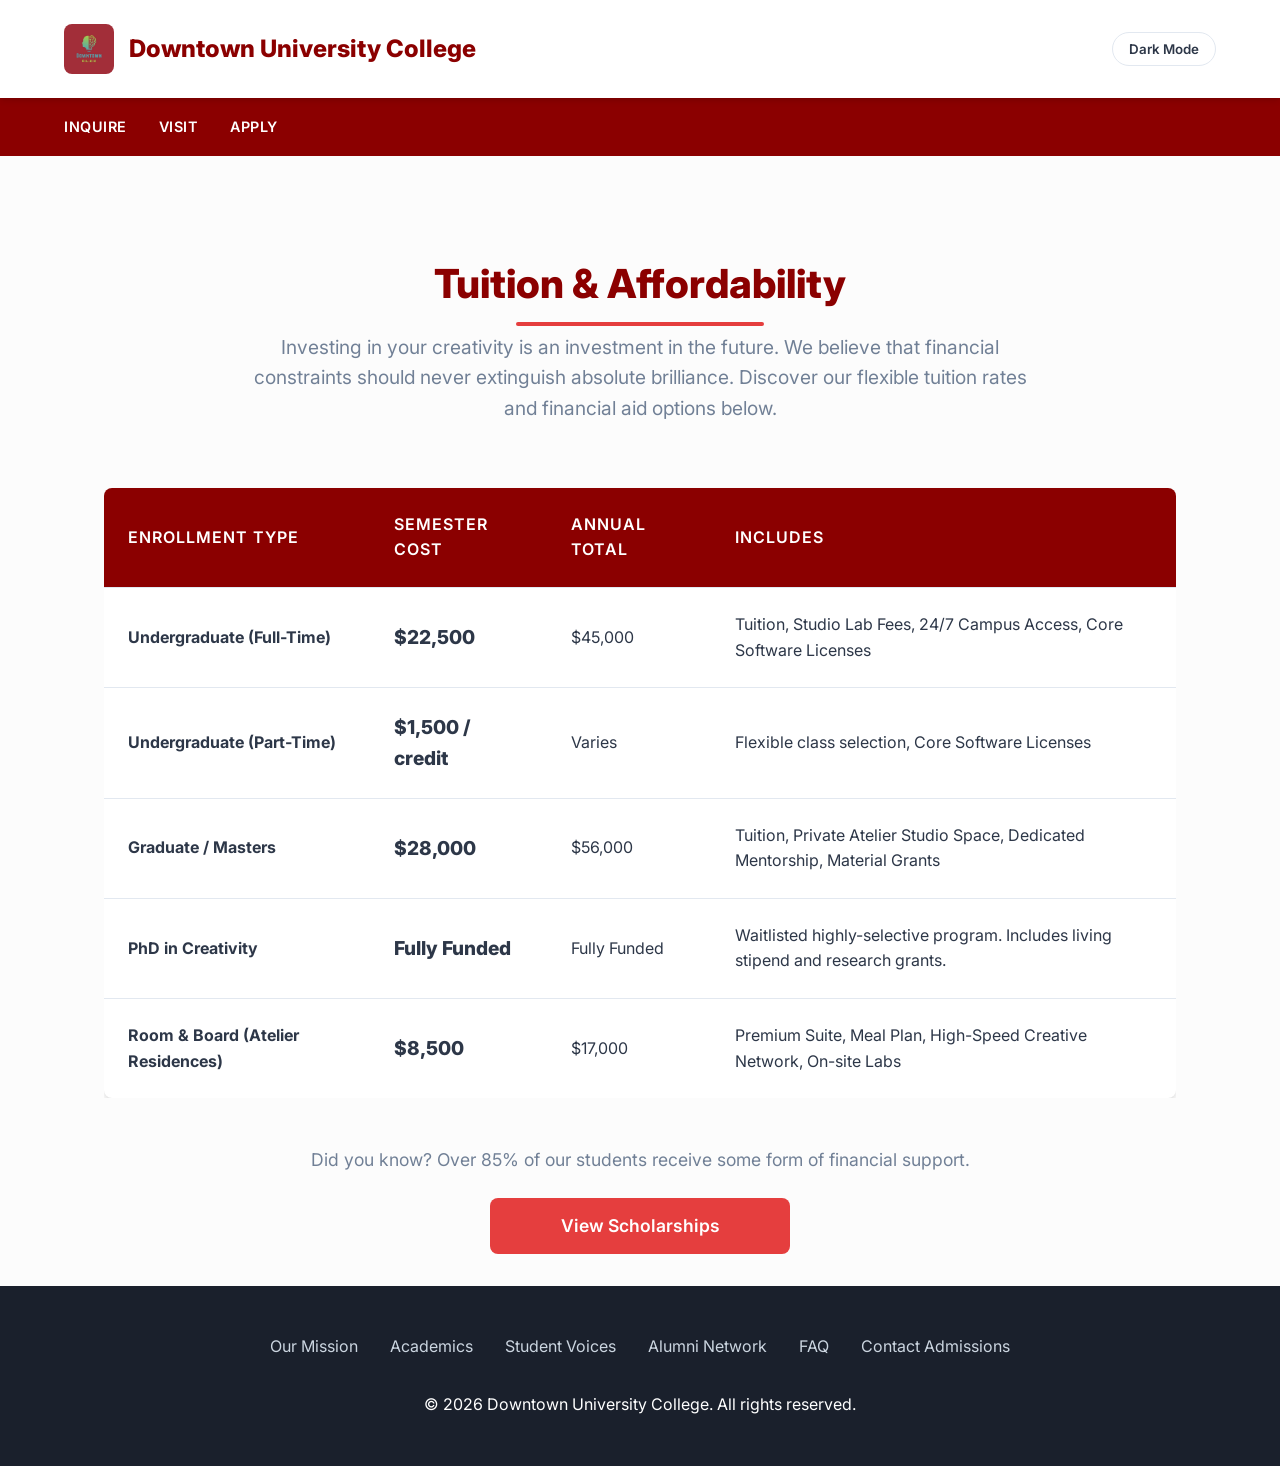
<file: fees.html>
<!DOCTYPE html>
<html lang="en">
<head>
    <meta charset="UTF-8">
    <meta name="viewport" content="width=device-width, initial-scale=1.0">
    <title>Tuition & Aid | Downtown University College</title>
    <link rel="stylesheet" href="main.css">
    <link href="https://fonts.googleapis.com/css2?family=Inter:wght@400;600;800&display=swap" rel="stylesheet">
    <style>
        .pricing-table { width: 100%; border-collapse: collapse; margin-top: 2rem; background: var(--surface-color); box-shadow: var(--shadow); border-radius: var(--radius); overflow: hidden; }
        .pricing-table th, .pricing-table td { padding: 1.5rem; text-align: left; border-bottom: 1px solid var(--border-color); color: var(--text-main); }
        .pricing-table th { background: var(--primary-color); color: white; font-weight: 600; text-transform: uppercase; letter-spacing: 1px; }
        .pricing-table tr:last-child td { border-bottom: none; }
        .pricing-table tr:hover td { background: var(--bg-color); }
        .pricing-highlight { font-weight: 800; color: var(--primary-color); font-size: 1.2rem; }
    </style>
</head>
<body>
    <header class="header">
        <div class="logo">
            <a href="index.html" style="display:flex; align-items:center; gap:15px; text-decoration:none;">
                <img src="images/Downtown.jpg" alt="Downtown University Logo" onerror="this.src='https://via.placeholder.com/150x100?text=Logo'">
                <h1>Downtown University College</h1>
            </a>
        </div>
        <button class="theme-toggle" id="themeBtn" aria-label="Toggle Dark Mode">
            <span class="theme-text">Dark Mode</span>
        </button>
    </header>

    <nav class="navbar">
        <ul class="nav-links">
            <li class="dropdown"><a href="courses.html" class="dropbtn">Inquire</a><div class="dropdown-content"><a href="courses.html">Programs & Courses</a><a href="fees.html">Tuition & Aid</a><a href="environment.html">Campus Culture</a><a href="faq.html">FAQ</a></div></li>
            <li class="dropdown"><a href="visit.html" class="dropbtn">Visit</a><div class="dropdown-content"><a href="visit.html">Schedule a Tour</a><a href="tour.html">360 Virtual Tour</a><a href="alumni.html">Alumni Success</a></div></li>
            <li class="dropdown"><a href="apply.html" class="dropbtn">Apply</a><div class="dropdown-content"><a href="apply.html">Start Application</a><a href="download.html">Download Forms</a><a href="scholarships.html">Scholarships</a></div></li>
        </ul>
    </nav>

    <main>
        <section class="hero" style="border-bottom:none; padding-bottom:1rem; margin-bottom:1rem;">
            <!-- IMAGE CONCEPT: Abstract extreme close-up of a bronze coin spinning beautifully on a marble table with dramatic warm lighting, representing investment. -->
            <h2 id="msg" style="font-size: 2.5rem;">Tuition & Affordability</h2>
            <p class="subtitle" style="max-width: 800px; margin: 0 auto;">Investing in your creativity is an investment in the future. We believe that financial constraints should never extinguish absolute brilliance. Discover our flexible tuition rates and financial aid options below.</p>
        </section>

        <section style="overflow-x: auto;">
            <table class="pricing-table">
                <thead>
                    <tr>
                        <th>Enrollment Type</th>
                        <th>Semester Cost</th>
                        <th>Annual Total</th>
                        <th>Includes</th>
                    </tr>
                </thead>
                <tbody>
                    <tr>
                        <td><strong>Undergraduate (Full-Time)</strong></td>
                        <td class="pricing-highlight">$22,500</td>
                        <td>$45,000</td>
                        <td>Tuition, Studio Lab Fees, 24/7 Campus Access, Core Software Licenses</td>
                    </tr>
                    <tr>
                        <td><strong>Undergraduate (Part-Time)</strong></td>
                        <td class="pricing-highlight">$1,500 / credit</td>
                        <td>Varies</td>
                        <td>Flexible class selection, Core Software Licenses</td>
                    </tr>
                    <tr>
                        <td><strong>Graduate / Masters</strong></td>
                        <td class="pricing-highlight">$28,000</td>
                        <td>$56,000</td>
                        <td>Tuition, Private Atelier Studio Space, Dedicated Mentorship, Material Grants</td>
                    </tr>
                    <tr>
                        <td><strong>PhD in Creativity</strong></td>
                        <td class="pricing-highlight">Fully Funded</td>
                        <td>Fully Funded</td>
                        <td>Waitlisted highly-selective program. Includes living stipend and research grants.</td>
                    </tr>
                    <tr>
                        <td><strong>Room & Board (Atelier Residences)</strong></td>
                        <td class="pricing-highlight">$8,500</td>
                        <td>$17,000</td>
                        <td>Premium Suite, Meal Plan, High-Speed Creative Network, On-site Labs</td>
                    </tr>
                </tbody>
            </table>
        </section>

        <div style="margin-top: 3rem; text-align: center;">
            <p style="color: var(--text-muted); font-size: 1.1rem; margin-bottom: 1.5rem;">Did you know? Over 85% of our students receive some form of financial support.</p>
            <a href="scholarships.html" class="submit-btn" style="text-decoration:none; display:inline-block; max-width: 300px; background-color: var(--accent-color);">View Scholarships</a>
        </div>
    </main>

    <footer class="footer">
        <div class="footer-links">
            <a href="index.html#about">Our Mission</a>
            <a href="courses.html">Academics</a>
            <a href="testimonials.html">Student Voices</a>
            <a href="alumni.html">Alumni Network</a>
            <a href="faq.html">FAQ</a>
            <a href="mailto:admissions@downtown.edu">Contact Admissions</a>
        </div>
        <p>&copy; 2026 Downtown University College. All rights reserved.</p>
    </footer>

    <script src="app.js"></script>
</body>
</html>
</file>
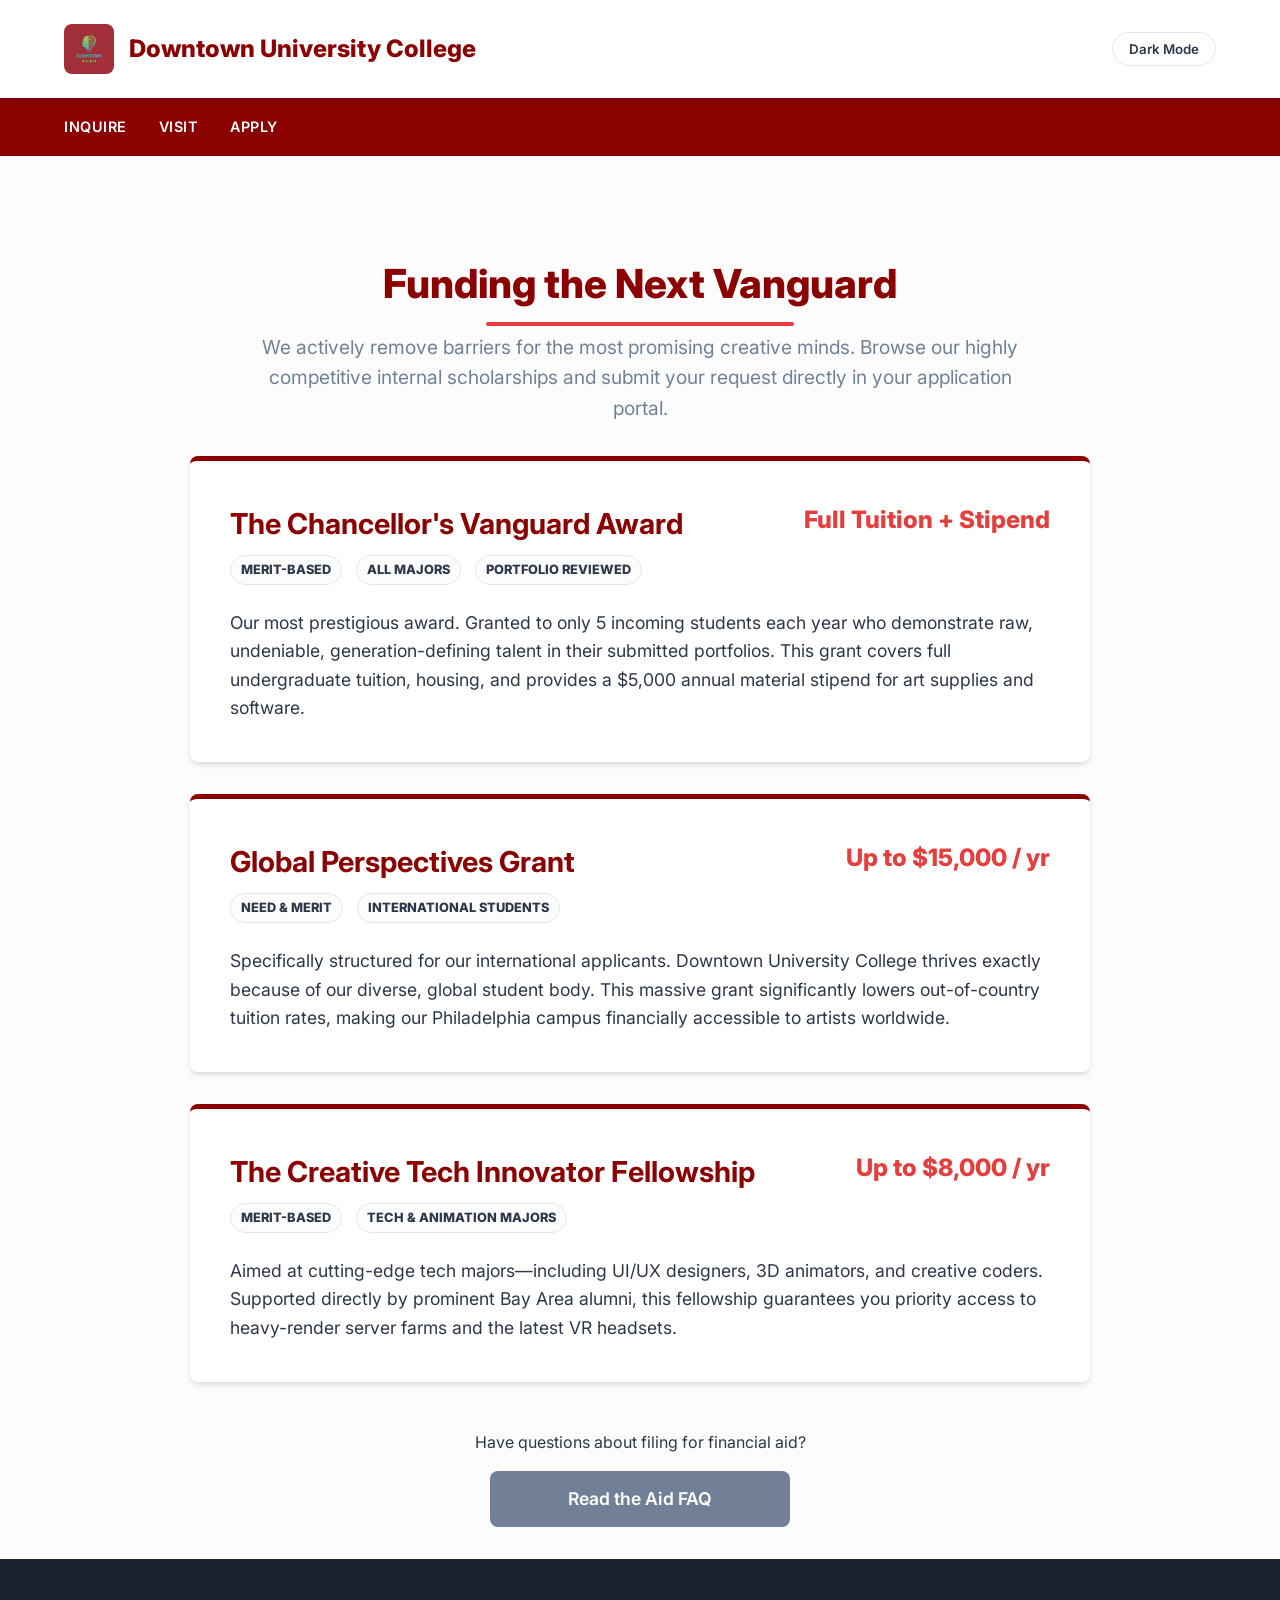
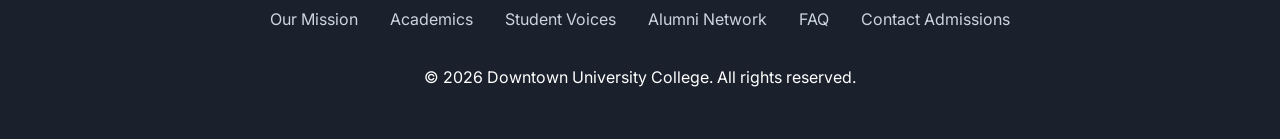
<file: scholarships.html>
<!DOCTYPE html>
<html lang="en">
<head>
    <meta charset="UTF-8">
    <meta name="viewport" content="width=device-width, initial-scale=1.0">
    <title>Scholarships & Grants | Downtown University College</title>
    <link rel="stylesheet" href="main.css">
    <link href="https://fonts.googleapis.com/css2?family=Inter:wght@400;600;800&display=swap" rel="stylesheet">
    <style>
        .scholarship-card { background: var(--surface-color); padding: 2.5rem; border-radius: var(--radius); border-top: 5px solid var(--primary-color); box-shadow: var(--shadow); margin-bottom: 2rem; }
        .scholarship-card h3 { color: var(--primary-color); font-size: 1.8rem; margin-bottom: 0.5rem; }
        .tag { display: inline-block; background: var(--bg-color); color: var(--text-main); padding: 4px 10px; border-radius: 20px; font-size: 0.8rem; font-weight: 800; text-transform: uppercase; margin-right: 10px; border: 1px solid var(--border-color); }
        .grant-amount { float: right; font-size: 1.5rem; font-weight: 800; color: var(--accent-color); }
        .scholarship-desc { margin-top: 1.5rem; color: var(--text-main); font-size: 1.1rem; line-height: 1.6; }
        @media (max-width: 768px) { .grant-amount { float: none; display: block; margin-top: 1rem; } }
    </style>
</head>
<body>
    <header class="header">
        <div class="logo">
            <a href="index.html" style="display:flex; align-items:center; gap:15px; text-decoration:none;">
                <img src="images/Downtown.jpg" alt="Downtown University Logo" onerror="this.src='https://via.placeholder.com/150x100?text=Logo'">
                <h1>Downtown University College</h1>
            </a>
        </div>
        <button class="theme-toggle" id="themeBtn" aria-label="Toggle Dark Mode">
            <span class="theme-text">Dark Mode</span>
        </button>
    </header>

    <nav class="navbar">
        <ul class="nav-links">
            <li class="dropdown"><a href="courses.html" class="dropbtn">Inquire</a><div class="dropdown-content"><a href="courses.html">Programs & Courses</a><a href="fees.html">Tuition & Aid</a><a href="environment.html">Campus Culture</a><a href="faq.html">FAQ</a></div></li>
            <li class="dropdown"><a href="visit.html" class="dropbtn">Visit</a><div class="dropdown-content"><a href="visit.html">Schedule a Tour</a><a href="tour.html">360 Virtual Tour</a><a href="alumni.html">Alumni Success</a></div></li>
            <li class="dropdown"><a href="apply.html" class="dropbtn">Apply</a><div class="dropdown-content"><a href="apply.html">Start Application</a><a href="download.html">Download Forms</a><a href="scholarships.html">Scholarships</a></div></li>
        </ul>
    </nav>

    <main>
        <section class="hero" style="border-bottom:none; padding-bottom:1rem; margin-bottom:1rem;">
            <!-- IMAGE CONCEPT: Abstract composition: Glowing golden light shining down on a perfectly sculpted, white marble hand holding a paintbrush. Dreamy, hopeful, monumental. -->
            <h2 id="msg" style="font-size: 2.5rem;">Funding the Next Vanguard</h2>
            <p class="subtitle" style="max-width: 800px; margin: 0 auto;">We actively remove barriers for the most promising creative minds. Browse our highly competitive internal scholarships and submit your request directly in your application portal.</p>
        </section>

        <section style="max-width: 900px; margin: 0 auto;">
            <div class="scholarship-card">
                <span class="grant-amount">Full Tuition + Stipend</span>
                <h3>The Chancellor's Vanguard Award</h3>
                <div>
                    <span class="tag">Merit-Based</span> <span class="tag">All Majors</span> <span class="tag">Portfolio Reviewed</span>
                </div>
                <p class="scholarship-desc">Our most prestigious award. Granted to only 5 incoming students each year who demonstrate raw, undeniable, generation-defining talent in their submitted portfolios. This grant covers full undergraduate tuition, housing, and provides a $5,000 annual material stipend for art supplies and software.</p>
            </div>

            <div class="scholarship-card">
                <span class="grant-amount">Up to $15,000 / yr</span>
                <h3>Global Perspectives Grant</h3>
                <div>
                    <span class="tag">Need & Merit</span> <span class="tag">International Students</span>
                </div>
                <p class="scholarship-desc">Specifically structured for our international applicants. Downtown University College thrives exactly because of our diverse, global student body. This massive grant significantly lowers out-of-country tuition rates, making our Philadelphia campus financially accessible to artists worldwide.</p>
            </div>

            <div class="scholarship-card">
                <span class="grant-amount">Up to $8,000 / yr</span>
                <h3>The Creative Tech Innovator Fellowship</h3>
                <div>
                    <span class="tag">Merit-Based</span> <span class="tag">Tech & Animation Majors</span>
                </div>
                <p class="scholarship-desc">Aimed at cutting-edge tech majors—including UI/UX designers, 3D animators, and creative coders. Supported directly by prominent Bay Area alumni, this fellowship guarantees you priority access to heavy-render server farms and the latest VR headsets.</p>
            </div>
            
            <div style="text-align: center; margin-top: 3rem;">
                <p style="color:var(--text-main); margin-bottom: 1rem;">Have questions about filing for financial aid?</p>
                <a href="faq.html" class="submit-btn" style="text-decoration:none; display:inline-block; max-width: 300px; background-color: var(--text-muted);">Read the Aid FAQ</a>
            </div>
        </section>
    </main>

    <footer class="footer">
        <div class="footer-links">
            <a href="index.html#about">Our Mission</a>
            <a href="courses.html">Academics</a>
            <a href="testimonials.html">Student Voices</a>
            <a href="alumni.html">Alumni Network</a>
            <a href="faq.html">FAQ</a>
            <a href="mailto:admissions@downtown.edu">Contact Admissions</a>
        </div>
        <p>&copy; 2026 Downtown University College. All rights reserved.</p>
    </footer>

    <script src="app.js"></script>
</body>
</html>
</file>
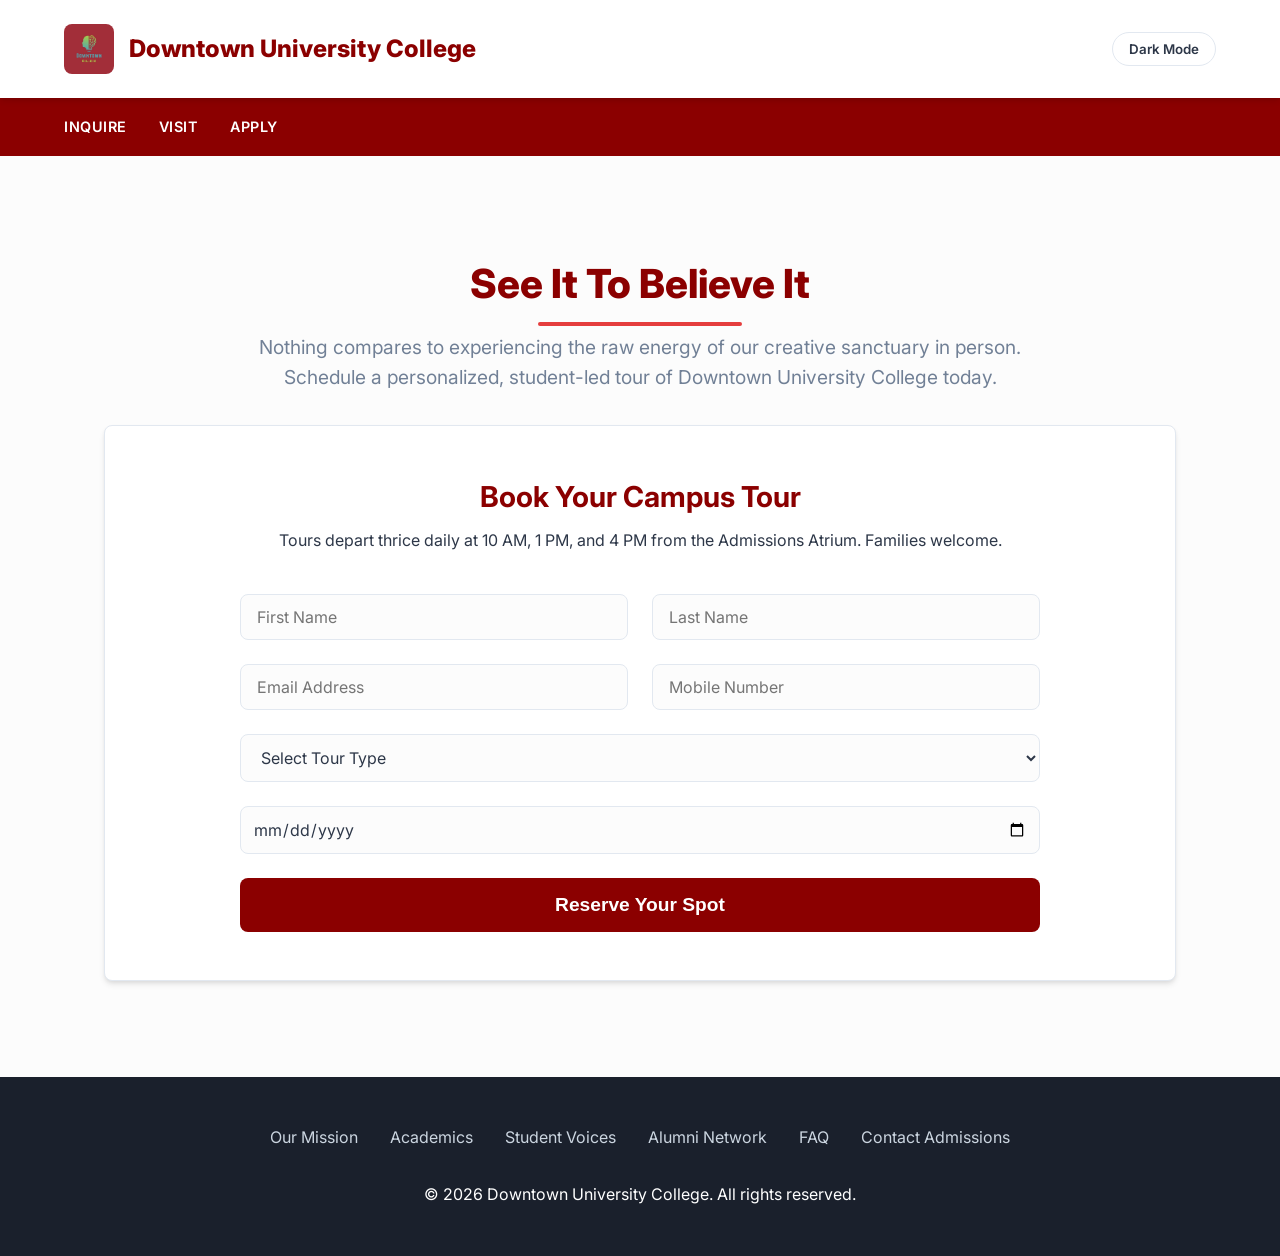
<file: visit.html>
<!DOCTYPE html>
<html lang="en">
<head>
    <meta charset="UTF-8">
    <meta name="viewport" content="width=device-width, initial-scale=1.0">
    <title>Schedule a Tour | Downtown University College</title>
    <link rel="stylesheet" href="main.css">
    <link href="https://fonts.googleapis.com/css2?family=Inter:wght@400;600;800&display=swap" rel="stylesheet">
</head>
<body>
    <header class="header">
        <div class="logo">
            <a href="index.html" style="display:flex; align-items:center; gap:15px; text-decoration:none;">
                <img src="images/Downtown.jpg" alt="Downtown University Logo" onerror="this.src='https://via.placeholder.com/150x100?text=Logo'">
                <h1>Downtown University College</h1>
            </a>
        </div>
        <button class="theme-toggle" id="themeBtn" aria-label="Toggle Dark Mode">
            <span class="theme-text">Dark Mode</span>
        </button>
    </header>

    <nav class="navbar">
        <ul class="nav-links">
            <li class="dropdown"><a href="courses.html" class="dropbtn">Inquire</a><div class="dropdown-content"><a href="courses.html">Programs & Courses</a><a href="fees.html">Tuition & Aid</a><a href="environment.html">Campus Culture</a><a href="faq.html">FAQ</a></div></li>
            <li class="dropdown"><a href="visit.html" class="dropbtn">Visit</a><div class="dropdown-content"><a href="visit.html">Schedule a Tour</a><a href="tour.html">360 Virtual Tour</a><a href="alumni.html">Alumni Success</a></div></li>
            <li class="dropdown"><a href="apply.html" class="dropbtn">Apply</a><div class="dropdown-content"><a href="apply.html">Start Application</a><a href="download.html">Download Forms</a><a href="scholarships.html">Scholarships</a></div></li>
        </ul>
    </nav>

    <main>
        <section class="hero" style="border-bottom:none; padding-bottom:1rem; margin-bottom:1rem;">
            <!-- IMAGE CONCEPT: Ultra-realistic tracking shot perspective walking through large glass sliding doors into a breathtakingly modern, sunlit university lobby. People are bustling, artwork lines the walls. Highly inviting. -->
            <h2 id="msg" style="font-size: 2.5rem;">See It To Believe It</h2>
            <p class="subtitle" style="max-width: 800px; margin: 0 auto;">Nothing compares to experiencing the raw energy of our creative sanctuary in person. Schedule a personalized, student-led tour of Downtown University College today.</p>
        </section>

        <section class="contact-section">
            <div class="contact-info">
                <h2 style="font-size: 1.8rem; color: var(--primary-color);">Book Your Campus Tour</h2>
                <p>Tours depart thrice daily at 10 AM, 1 PM, and 4 PM from the Admissions Atrium. Families welcome.</p>
            </div>
            
            <div class="form-container">
                <form action="#" class="inquiry-form">
                    <div class="form-row">
                        <div class="form-group">
                            <input type="text" name="firstname" placeholder="First Name" required>
                        </div>
                        <div class="form-group">
                            <input type="text" name="lastname" placeholder="Last Name" required>
                        </div>
                    </div>

                    <div class="form-row">
                        <div class="form-group">
                            <input type="email" name="mail" placeholder="Email Address" required>
                        </div>
                        <div class="form-group">
                            <input type="tel" placeholder="Mobile Number" required>
                        </div>
                    </div>

                    <div class="form-group">
                        <select name="tour-type" required>
                            <option value="" disabled selected>Select Tour Type</option>
                            <option value="general">General Campus Tour (1.5 Hours)</option>
                            <option value="fine-arts">Deep Dive: Fine Arts & Studios (2 Hours)</option>
                            <option value="film-media">Deep Dive: Film & Sound Stages (2 Hours)</option>
                            <option value="parent">Parent/Guardian Q&A Specific Tour (1 Hour)</option>
                        </select>
                    </div>

                    <div class="form-group">
                        <input type="date" required style="width:100%; padding:12px; border:1px solid var(--border-color); border-radius:var(--radius); background:var(--bg-color); color:var(--text-main);">
                    </div>

                    <button type="submit" class="submit-btn" style="padding: 16px; font-size: 1.2rem;">Reserve Your Spot</button>
                </form>
            </div>
        </section>
    </main>

    <footer class="footer">
        <div class="footer-links">
            <a href="index.html#about">Our Mission</a>
            <a href="courses.html">Academics</a>
            <a href="testimonials.html">Student Voices</a>
            <a href="alumni.html">Alumni Network</a>
            <a href="faq.html">FAQ</a>
            <a href="mailto:admissions@downtown.edu">Contact Admissions</a>
        </div>
        <p>&copy; 2026 Downtown University College. All rights reserved.</p>
    </footer>

    <script src="app.js"></script>
</body>
</html>
</file>
<file: main.css>
:root {
    /* Colors - Light Theme */
    --primary-color: #8B0000; /* Deep Maroon */
    --primary-hover: #b30000;
    --bg-color: #fcfcfc;
    --surface-color: #ffffff;
    --text-main: #2d3748;
    --text-muted: #718096;
    --border-color: #e2e8f0;
    --accent-color: #e53e3e;
    --footer-bg: #1a202c;
    
    /* Typography */
    --font-family: 'Inter', system-ui, -apple-system, sans-serif;
    
    /* Spacing & Utilities */
    --radius: 8px;
    --shadow: 0 4px 6px -1px rgba(0, 0, 0, 0.1), 0 2px 4px -1px rgba(0, 0, 0, 0.06);
    --transition: all 0.3s ease;
}

/* Dark Theme Overrides */
[data-theme="dark"] {
    --bg-color: #1a202c;
    --surface-color: #2d3748;
    --text-main: #f7fafc;
    --text-muted: #a0aec0;
    --border-color: #4a5568;
}

/* Reset & Base Styles */
* {
    margin: 0;
    padding: 0;
    box-sizing: border-box;
}

body {
    font-family: var(--font-family);
    background-color: var(--bg-color);
    color: var(--text-main);
    line-height: 1.6;
    transition: var(--transition);
    overflow-x: hidden;
}

a {
    text-decoration: none;
    color: inherit;
}

li {
    list-style: none;
}

/* Header */
.header {
    display: flex;
    justify-content: space-between;
    align-items: center;
    padding: 1.5rem 5%;
    background-color: var(--surface-color);
    box-shadow: var(--shadow);
    position: sticky;
    top: 0;
    z-index: 100;
}

.logo {
    display: flex;
    align-items: center;
    gap: 15px;
}

.logo img {
    height: 50px;
    width: auto;
    border-radius: var(--radius);
    object-fit: cover;
}

.logo h1 {
    font-size: 1.5rem;
    font-weight: 800;
    color: var(--primary-color);
}

/* Theme Toggle */
.theme-toggle {
    display: flex;
    align-items: center;
    gap: 8px;
    background: transparent;
    border: 1px solid var(--border-color);
    padding: 8px 16px;
    border-radius: 20px;
    cursor: pointer;
    color: var(--text-main);
    font-family: var(--font-family);
    font-weight: 600;
    transition: var(--transition);
}

.theme-toggle:hover {
    background-color: var(--border-color);
}

/* Navigation */
.navbar {
    background-color: var(--primary-color);
    padding: 0 5%;
}

.nav-links {
    display: flex;
    gap: 2rem;
}

.dropdown {
    position: relative;
    padding: 1rem 0;
}

.dropbtn {
    color: white;
    font-weight: 600;
    text-transform: uppercase;
    font-size: 0.9rem;
    letter-spacing: 0.5px;
}

.dropdown-content {
    display: none;
    position: absolute;
    top: 100%;
    left: 0;
    background-color: var(--surface-color);
    min-width: 200px;
    box-shadow: var(--shadow);
    border-radius: 0 0 var(--radius) var(--radius);
    overflow: hidden;
    z-index: 10;
}

.dropdown-content a {
    display: block;
    padding: 12px 20px;
    color: var(--text-main);
    transition: var(--transition);
}

.dropdown-content a:hover {
    background-color: var(--bg-color);
    color: var(--primary-color);
}

.dropdown:hover .dropdown-content {
    display: block;
}

/* Main Layout */
main {
    padding: 2rem 5%;
    max-width: 1200px;
    margin: 0 auto;
}

/* Hero Section */
.hero {
    text-align: center;
    padding: 4rem 0;
    border-bottom: 1px solid var(--border-color);
    margin-bottom: 3rem;
}

#msg {
    font-size: 3rem;
    font-weight: 800;
    color: var(--primary-color);
    margin-bottom: 1rem;
    position: relative;
    display: inline-block;
}

#msg::after {
    content: '';
    position: absolute;
    width: 60%;
    height: 4px;
    background-color: var(--accent-color);
    bottom: -10px;
    left: 20%;
    border-radius: 2px;
}

.subtitle {
    font-size: 1.2rem;
    color: var(--text-muted);
}

/* About Section */
.about {
    display: grid;
    grid-template-columns: 1fr 1fr;
    gap: 3rem;
    margin-bottom: 4rem;
}

.about h3 {
    font-size: 1.8rem;
    margin-bottom: 1.5rem;
    color: var(--primary-color);
}

.about p {
    margin-bottom: 1rem;
    color: var(--text-main);
    text-align: justify;
}

/* Gallery */
.gallery-section {
    margin-bottom: 4rem;
}

.gallery-section h3 {
    font-size: 2rem;
    text-align: center;
    margin-bottom: 2rem;
    color: var(--primary-color);
}

.gallery-grid {
    display: grid;
    grid-template-columns: repeat(auto-fit, minmax(250px, 1fr));
    gap: 2rem;
}

.gallery-card {
    background-color: var(--surface-color);
    border-radius: var(--radius);
    overflow: hidden;
    box-shadow: var(--shadow);
    transition: var(--transition);
    border: 1px solid var(--border-color);
}

.gallery-card:hover {
    transform: translateY(-5px);
    box-shadow: 0 10px 15px -3px rgba(0, 0, 0, 0.1);
}

.gallery-card img {
    width: 100%;
    height: 200px;
    object-fit: cover;
    display: block;
}

.gallery-card .desc {
    padding: 1.2rem;
    text-align: center;
    font-weight: 600;
    color: var(--text-main);
}

/* Contact/Form Section */
.contact-section {
    background-color: var(--surface-color);
    border-radius: var(--radius);
    padding: 3rem;
    box-shadow: var(--shadow);
    margin-bottom: 4rem;
    border: 1px solid var(--border-color);
    display: flex;
    flex-direction: column;
    align-items: center;
}

.contact-info {
    text-align: center;
    margin-bottom: 2.5rem;
}

.contact-info h2 {
    color: var(--primary-color);
    font-size: 2rem;
    margin-bottom: 0.5rem;
}

.form-container {
    width: 100%;
    max-width: 800px;
}

.form-group {
    margin-bottom: 1.5rem;
    width: 100%;
}

.form-row {
    display: flex;
    gap: 1.5rem;
}

input, select {
    width: 100%;
    padding: 12px 16px;
    border: 1px solid var(--border-color);
    border-radius: var(--radius);
    background-color: var(--bg-color);
    color: var(--text-main);
    font-family: inherit;
    font-size: 1rem;
    transition: var(--transition);
}

input:focus, select:focus {
    outline: none;
    border-color: var(--primary-color);
    box-shadow: 0 0 0 3px rgba(139, 0, 0, 0.1);
}

.submit-btn {
    background-color: var(--primary-color);
    color: white;
    padding: 14px 24px;
    border: none;
    border-radius: var(--radius);
    font-size: 1.1rem;
    font-weight: 600;
    cursor: pointer;
    width: 100%;
    transition: var(--transition);
}

.submit-btn:hover {
    background-color: var(--primary-hover);
}

/* Pagination */
.pagination-wrapper {
    display: flex;
    justify-content: center;
    margin-bottom: 2rem;
}

.pagination {
    display: flex;
    gap: 0.5rem;
    background-color: var(--surface-color);
    padding: 0.5rem;
    border-radius: var(--radius);
    box-shadow: var(--shadow);
    border: 1px solid var(--border-color);
}

.pagination a {
    padding: 8px 16px;
    border-radius: calc(var(--radius) - 2px);
    transition: var(--transition);
    font-weight: 600;
}

.pagination a:hover {
    background-color: var(--bg-color);
}

.pagination a.active {
    background-color: var(--primary-color);
    color: white;
}

/* Footer */
.footer {
    background-color: var(--footer-bg);
    color: white;
    text-align: center;
    padding: 3rem 5%;
}

.footer-links {
    display: flex;
    justify-content: center;
    flex-wrap: wrap;
    gap: 2rem;
    margin-bottom: 2rem;
}

.footer-links a {
    color: #cbd5e0;
    transition: var(--transition);
}

.footer-links a:hover {
    color: white;
}

/* Responsive */
@media (max-width: 768px) {
    .header {
        flex-direction: column;
        gap: 1rem;
    }
    
    .nav-links {
        flex-wrap: wrap;
        justify-content: center;
    }
    
    .about {
        grid-template-columns: 1fr;
    }
    
    .form-row {
        flex-direction: column;
        gap: 0;
    }
    
    #msg {
        font-size: 2rem;
    }
}

/* ========================================
   TESTIMONIALS SLIDER
======================================== */
.testimonials-section {
    padding: 5rem 0;
    background: linear-gradient(135deg, var(--bg-color) 0%, var(--surface-color) 100%);
    position: relative;
    overflow: hidden;
}

.section-badge {
    display: inline-flex;
    align-items: center;
    gap: 0.5rem;
    padding: 0.5rem 1.25rem;
    background: var(--surface-color);
    border: 1px solid var(--border-color);
    border-radius: 25px;
    font-size: 0.875rem;
    font-weight: 600;
    color: var(--primary-color);
    margin-bottom: 1rem;
}

.badge-icon {
    font-size: 1.25rem;
}

.section-header {
    text-align: center;
    margin-bottom: 3rem;
}

.section-title-alt {
    font-size: 2.5rem;
    font-weight: 800;
    color: var(--primary-color);
    margin-bottom: 1rem;
}

.section-subtitle {
    font-size: 1.1rem;
    color: var(--text-muted);
    max-width: 600px;
    margin: 0 auto;
}

.testimonial-slider-container {
    position: relative;
    max-width: 900px;
    margin: 0 auto;
    padding: 2rem 4rem;
}

.testimonial-slider {
    position: relative;
    min-height: 350px;
}

.testimonial-slide {
    position: absolute;
    top: 0;
    left: 0;
    width: 100%;
    opacity: 0;
    transform: translateX(100%) scale(0.95);
    transition: all 0.6s cubic-bezier(0.4, 0, 0.2, 1);
    pointer-events: none;
}

.testimonial-slide.active {
    opacity: 1;
    transform: translateX(0) scale(1);
    pointer-events: auto;
    position: relative;
}

.testimonial-slide.prev {
    transform: translateX(-100%) scale(0.95);
}

.testimonial-content {
    background: var(--surface-color);
    border: 1px solid var(--border-color);
    border-radius: 16px;
    padding: 3rem 2.5rem;
    box-shadow: var(--shadow);
    position: relative;
}

.quote-icon {
    position: absolute;
    top: -20px;
    left: 30px;
    font-size: 6rem;
    color: var(--primary-color);
    opacity: 0.1;
    font-family: Georgia, serif;
    line-height: 1;
}

.testimonial-text {
    font-size: 1.25rem;
    line-height: 1.8;
    color: var(--text-main);
    margin-bottom: 2rem;
    font-style: italic;
    position: relative;
    z-index: 1;
}

.testimonial-author {
    display: flex;
    align-items: center;
    gap: 1.5rem;
}

.testimonial-author img {
    width: 70px;
    height: 70px;
    border-radius: 50%;
    object-fit: cover;
    border: 3px solid var(--primary-color);
}

.author-info h4 {
    font-size: 1.1rem;
    color: var(--text-main);
    margin-bottom: 0.25rem;
}

.author-info p {
    font-size: 0.9rem;
    color: var(--text-muted);
    margin-bottom: 0.5rem;
}

.rating {
    color: #fbbf24;
    font-size: 1rem;
    letter-spacing: 2px;
}

/* Slider Controls */
.slider-btn {
    position: absolute;
    top: 50%;
    transform: translateY(-50%);
    width: 50px;
    height: 50px;
    border-radius: 50%;
    background: var(--surface-color);
    border: 2px solid var(--border-color);
    color: var(--text-main);
    cursor: pointer;
    transition: var(--transition);
    display: flex;
    align-items: center;
    justify-content: center;
    z-index: 10;
}

.slider-btn:hover {
    background: var(--primary-color);
    border-color: var(--primary-color);
    color: white;
    transform: translateY(-50%) scale(1.1);
}

.prev-btn {
    left: 0;
}

.next-btn {
    right: 0;
}

.slider-indicators {
    display: flex;
    justify-content: center;
    gap: 0.75rem;
    margin-top: 2rem;
}

.indicator {
    width: 12px;
    height: 12px;
    border-radius: 50%;
    background: var(--border-color);
    border: none;
    cursor: pointer;
    transition: var(--transition);
    padding: 0;
}

.indicator:hover {
    background: var(--text-muted);
}

.indicator.active {
    background: var(--primary-color);
    width: 30px;
    border-radius: 6px;
}

/* ========================================
   IMAGE CAROUSEL
======================================== */
.carousel-section {
    padding: 5rem 0;
    background: var(--bg-color);
}

.image-carousel-container {
    position: relative;
    max-width: 1200px;
    margin: 0 auto;
}

.image-carousel {
    position: relative;
    border-radius: 16px;
    overflow: hidden;
    box-shadow: 0 20px 60px rgba(0, 0, 0, 0.15);
    aspect-ratio: 2/1;
}

.carousel-slide {
    position: absolute;
    top: 0;
    left: 0;
    width: 100%;
    height: 100%;
    opacity: 0;
    transform: scale(1.1);
    transition: all 0.8s cubic-bezier(0.4, 0, 0.2, 1);
    pointer-events: none;
}

.carousel-slide.active {
    opacity: 1;
    transform: scale(1);
    position: relative;
}

.carousel-slide img {
    width: 100%;
    height: 100%;
    object-fit: cover;
    display: block;
}

.carousel-caption {
    position: absolute;
    bottom: 0;
    left: 0;
    right: 0;
    background: linear-gradient(to top, rgba(0, 0, 0, 0.9), transparent);
    color: white;
    padding: 3rem 2rem 2rem;
    transform: translateY(100%);
    transition: transform 0.5s ease;
}

.carousel-slide.active .carousel-caption {
    transform: translateY(0);
}

.carousel-caption h4 {
    font-size: 2rem;
    font-weight: 700;
    margin-bottom: 0.5rem;
}

.carousel-caption p {
    font-size: 1.1rem;
    opacity: 0.9;
}

/* Carousel Controls */
.carousel-btn {
    position: absolute;
    top: 50%;
    transform: translateY(-50%);
    width: 60px;
    height: 60px;
    border-radius: 50%;
    background: rgba(255, 255, 255, 0.9);
    border: none;
    color: var(--primary-color);
    cursor: pointer;
    transition: var(--transition);
    display: flex;
    align-items: center;
    justify-content: center;
    z-index: 20;
    backdrop-filter: blur(10px);
}

.carousel-btn:hover {
    background: var(--primary-color);
    color: white;
    transform: translateY(-50%) scale(1.15);
}

.carousel-prev {
    left: 20px;
}

.carousel-next {
    right: 20px;
}

/* Carousel Thumbnails */
.carousel-thumbnails {
    display: flex;
    gap: 1rem;
    margin-top: 1.5rem;
    justify-content: center;
    flex-wrap: wrap;
}

.thumbnail {
    width: 120px;
    height: 80px;
    border-radius: 8px;
    overflow: hidden;
    cursor: pointer;
    border: 3px solid transparent;
    transition: var(--transition);
    opacity: 0.6;
}

.thumbnail:hover {
    opacity: 0.9;
    transform: translateY(-3px);
}

.thumbnail.active {
    border-color: var(--primary-color);
    opacity: 1;
}

.thumbnail img {
    width: 100%;
    height: 100%;
    object-fit: cover;
}

/* ========================================
   ANIMATED STATS COUNTER
======================================== */
.stats-counter-section {
    padding: 5rem 0;
    background: linear-gradient(135deg, var(--primary-color) 0%, #b30000 100%);
    position: relative;
    overflow: hidden;
}

.stats-overlay {
    position: absolute;
    top: 0;
    left: 0;
    right: 0;
    bottom: 0;
    background: url('data:image/svg+xml,<svg xmlns="http://www.w3.org/2000/svg" viewBox="0 0 1440 320"><path fill="rgba(255,255,255,0.05)" d="M0,96L48,112C96,128,192,160,288,160C384,160,480,128,576,112C672,96,768,96,864,112C960,128,1056,160,1152,160C1248,160,1344,128,1392,112L1440,96L1440,320L1392,320C1344,320,1248,320,1152,320C1056,320,960,320,864,320C768,320,672,320,576,320C480,320,384,320,288,320C192,320,96,320,48,320L0,320Z"></path></svg>');
    background-size: cover;
    background-position: bottom;
    opacity: 0.3;
}

.stats-grid {
    display: grid;
    grid-template-columns: repeat(auto-fit, minmax(200px, 1fr));
    gap: 3rem;
    position: relative;
    z-index: 1;
}

.stat-box {
    text-align: center;
    color: white;
    animation: fadeInUp 0.8s ease-out backwards;
}

.stat-box:nth-child(1) { animation-delay: 0.1s; }
.stat-box:nth-child(2) { animation-delay: 0.2s; }
.stat-box:nth-child(3) { animation-delay: 0.3s; }
.stat-box:nth-child(4) { animation-delay: 0.4s; }

.stat-icon {
    font-size: 3.5rem;
    margin-bottom: 1rem;
    filter: drop-shadow(0 4px 6px rgba(0, 0, 0, 0.3));
}

.stat-number {
    font-size: 4rem;
    font-weight: 800;
    line-height: 1;
    margin-bottom: 0.5rem;
    font-family: var(--font-family);
}

.stat-label {
    font-size: 1.1rem;
    opacity: 0.95;
    font-weight: 600;
    text-transform: uppercase;
    letter-spacing: 1px;
}

/* ========================================
   CUSTOM ANIMATIONS
======================================== */

/* Fade In Up */
@keyframes fadeInUp {
    from {
        opacity: 0;
        transform: translateY(30px);
    }
    to {
        opacity: 1;
        transform: translateY(0);
    }
}

/* Fade In */
[data-fade-in] {
    animation: fadeIn 1s ease-out;
}

@keyframes fadeIn {
    from { opacity: 0; }
    to { opacity: 1; }
}

/* Slide In Left */
@keyframes slideInLeft {
    from {
        opacity: 0;
        transform: translateX(-50px);
    }
    to {
        opacity: 1;
        transform: translateX(0);
    }
}

/* Slide In Right */
@keyframes slideInRight {
    from {
        opacity: 0;
        transform: translateX(50px);
    }
    to {
        opacity: 1;
        transform: translateX(0);
    }
}

/* Pulse Animation */
@keyframes pulse {
    0%, 100% {
        transform: scale(1);
        opacity: 1;
    }
    50% {
        transform: scale(1.05);
        opacity: 0.8;
    }
}

/* Bounce Animation */
@keyframes bounce {
    0%, 100% {
        transform: translateY(0);
    }
    50% {
        transform: translateY(-10px);
    }
}

/* Shake Animation */
@keyframes shake {
    0%, 100% { transform: translateX(0); }
    25% { transform: translateX(-5px); }
    75% { transform: translateX(5px); }
}

/* Glow Effect */
@keyframes glow {
    0%, 100% {
        box-shadow: 0 0 5px var(--primary-color),
                    0 0 10px var(--primary-color);
    }
    50% {
        box-shadow: 0 0 20px var(--primary-color),
                    0 0 30px var(--primary-color);
    }
}

/* Floating Animation */
@keyframes float {
    0%, 100% {
        transform: translateY(0);
    }
    50% {
        transform: translateY(-20px);
    }
}

/* Rotate In */
@keyframes rotateIn {
    from {
        opacity: 0;
        transform: rotate(-200deg) scale(0.5);
    }
    to {
        opacity: 1;
        transform: rotate(0) scale(1);
    }
}

/* ========================================
   RESPONSIVE ADJUSTMENTS
======================================== */
@media (max-width: 768px) {
    .testimonial-slider-container {
        padding: 1rem;
    }
    
    .testimonial-content {
        padding: 2rem 1.5rem;
    }
    
    .testimonial-text {
        font-size: 1.1rem;
    }
    
    .slider-btn {
        width: 40px;
        height: 40px;
    }
    
    .carousel-btn {
        width: 45px;
        height: 45px;
    }
    
    .carousel-prev {
        left: 10px;
    }
    
    .carousel-next {
        right: 10px;
    }
    
    .carousel-caption h4 {
        font-size: 1.5rem;
    }
    
    .carousel-caption p {
        font-size: 0.95rem;
    }
    
    .thumbnail {
        width: 80px;
        height: 60px;
    }
    
    .stat-number {
        font-size: 3rem;
    }
    
    .stat-icon {
        font-size: 2.5rem;
    }
    
    .stats-grid {
        grid-template-columns: repeat(2, 1fr);
        gap: 2rem;
    }
}

@media (max-width: 480px) {
    .section-title-alt {
        font-size: 2rem;
    }
    
    .testimonial-author {
        flex-direction: column;
        text-align: center;
    }
    
    .stats-grid {
        grid-template-columns: 1fr;
    }
}

/* ========================================
   ⭐ MODERN GLASSMORPHIC HEADER & HERO
======================================== */

/* Modern Header */
.header-modern {
    position: fixed;
    top: 0;
    left: 0;
    right: 0;
    z-index: 1000;
    background: rgba(255, 255, 255, 0.7);
    backdrop-filter: blur(20px) saturate(180%);
    -webkit-backdrop-filter: blur(20px) saturate(180%);
    border-bottom: 1px solid rgba(139, 0, 0, 0.1);
    transition: var(--transition);
}

[data-theme="dark"] .header-modern {
    background: rgba(26, 32, 44, 0.8);
    border-bottom-color: rgba(255, 255, 255, 0.1);
}

.header-modern.scrolled {
    box-shadow: 0 4px 30px rgba(0, 0, 0, 0.1);
}

.header-wrapper {
    max-width: 1400px;
    margin: 0 auto;
    padding: 1rem 5%;
    display: flex;
    align-items: center;
    justify-content: space-between;
    gap: 2rem;
}

/* Modern Logo */
.logo-modern .logo-link {
    display: flex;
    align-items: center;
    gap: 1rem;
    text-decoration: none;
    transition: var(--transition);
}

.logo-img-wrapper {
    width: 60px;
    height: 60px;
    border-radius: 12px;
    overflow: hidden;
    box-shadow: 0 4px 15px rgba(139, 0, 0, 0.2);
}

.logo-img-wrapper img {
    width: 100%;
    height: 100%;
    object-fit: cover;
}

.logo-text-wrapper {
    display: flex;
    flex-direction: column;
}

.logo-main {
    font-size: 1.5rem;
    font-weight: 900;
    color: var(--primary-color);
    line-height: 1.2;
}

.logo-sub {
    font-size: 0.75rem;
    color: var(--text-muted);
    font-weight: 600;
    text-transform: uppercase;
    letter-spacing: 1px;
}

/* Modern Navigation */
.nav-modern {
    display: none;
}

.nav-list {
    display: flex;
    gap: 0.5rem;
    list-style: none;
}

.nav-link {
    display: flex;
    align-items: center;
    gap: 0.5rem;
    padding: 0.75rem 1.25rem;
    color: var(--text-main);
    text-decoration: none;
    font-weight: 600;
    font-size: 0.95rem;
    border-radius: 10px;
    transition: var(--transition);
    position: relative;
}

.nav-link:hover {
    background: rgba(139, 0, 0, 0.1);
    color: var(--primary-color);
}

.chevron {
    transition: var(--transition);
}

.has-dropdown:hover .chevron {
    transform: rotate(180deg);
}

/* Mega Dropdown */
.mega-dropdown {
    position: absolute;
    top: calc(100% + 1rem);
    left: 50%;
    transform: translateX(-50%);
    min-width: 400px;
    background: rgba(255, 255, 255, 0.95);
    backdrop-filter: blur(20px);
    border: 1px solid var(--border-color);
    border-radius: 16px;
    box-shadow: 0 20px 60px rgba(0, 0, 0, 0.15);
    opacity: 0;
    visibility: hidden;
    transform: translateX(-50%) translateY(-10px);
    transition: all 0.3s cubic-bezier(0.4, 0, 0.2, 1);
    padding: 1rem;
    z-index: 100;
}

[data-theme="dark"] .mega-dropdown {
    background: rgba(30, 41, 59, 0.95);
}

.has-dropdown:hover .mega-dropdown {
    opacity: 1;
    visibility: visible;
    transform: translateX(-50%) translateY(0);
}

.dropdown-grid {
    display: grid;
    gap: 0.5rem;
}

.dropdown-item {
    display: flex;
    align-items: center;
    gap: 1rem;
    padding: 1rem;
    border-radius: 12px;
    text-decoration: none;
    transition: var(--transition);
}

.dropdown-item:hover {
    background: rgba(139, 0, 0, 0.1);
    transform: translateX(5px);
}

.item-icon {
    font-size: 2rem;
    width: 50px;
    height: 50px;
    display: flex;
    align-items: center;
    justify-content: center;
    background: var(--bg-color);
    border-radius: 10px;
    flex-shrink: 0;
}

.item-content h4 {
    font-size: 1rem;
    color: var(--text-main);
    margin-bottom: 0.25rem;
}

.item-content p {
    font-size: 0.85rem;
    color: var(--text-muted);
    margin: 0;
}

/* Header Actions */
.header-actions {
    display: flex;
    align-items: center;
    gap: 1rem;
}

.theme-toggle-modern {
    width: 45px;
    height: 45px;
    border-radius: 50%;
    background: var(--bg-color);
    border: 1px solid var(--border-color);
    display: flex;
    align-items: center;
    justify-content: center;
    cursor: pointer;
    transition: var(--transition);
}

.theme-toggle-modern:hover {
    background: var(--primary-color);
    border-color: var(--primary-color);
    color: white;
    transform: scale(1.1);
}

.sun-icon {
    display: none;
}

[data-theme="dark"] .sun-icon {
    display: block;
}

[data-theme="dark"] .moon-icon {
    display: none;
}

.cta-btn-header {
    display: none;
    align-items: center;
    gap: 0.5rem;
    padding: 0.875rem 1.75rem;
    background: var(--primary-color);
    color: white;
    text-decoration: none;
    font-weight: 700;
    border-radius: 50px;
    transition: var(--transition);
    box-shadow: 0 4px 15px rgba(139, 0, 0, 0.3);
}

.cta-btn-header:hover {
    background: var(--primary-hover);
    transform: translateY(-2px);
    box-shadow: 0 6px 25px rgba(139, 0, 0, 0.4);
}

/* Mobile Toggle */
.mobile-toggle {
    display: flex;
    flex-direction: column;
    gap: 5px;
    background: none;
    border: none;
    cursor: pointer;
    padding: 5px;
}

.mobile-toggle span {
    width: 25px;
    height: 3px;
    background: var(--text-main);
    border-radius: 2px;
    transition: var(--transition);
}

.mobile-toggle.active span:nth-child(1) {
    transform: rotate(45deg) translate(7px, 7px);
}

.mobile-toggle.active span:nth-child(2) {
    opacity: 0;
}

.mobile-toggle.active span:nth-child(3) {
    transform: rotate(-45deg) translate(7px, -7px);
}

/* Mobile Navigation */
.mobile-nav {
    position: fixed;
    top: 90px;
    right: -100%;
    width: 300px;
    max-width: 85%;
    height: calc(100vh - 90px);
    background: rgba(255, 255, 255, 0.95);
    backdrop-filter: blur(20px);
    border-left: 1px solid var(--border-color);
    box-shadow: -5px 0 30px rgba(0, 0, 0, 0.1);
    transition: var(--transition);
    z-index: 999;
    overflow-y: auto;
}

[data-theme="dark"] .mobile-nav {
    background: rgba(30, 41, 59, 0.95);
}

.mobile-nav.active {
    right: 0;
}

.mobile-nav-content {
    padding: 2rem;
    display: flex;
    flex-direction: column;
    gap: 0.5rem;
}

.mobile-nav-link {
    padding: 1rem 1.25rem;
    color: var(--text-main);
    text-decoration: none;
    font-weight: 600;
    border-radius: 10px;
    transition: var(--transition);
    border-left: 3px solid transparent;
}

.mobile-nav-link:hover {
    background: rgba(139, 0, 0, 0.1);
    border-left-color: var(--primary-color);
}

.mobile-nav-link.featured {
    background: var(--primary-color);
    color: white;
    text-align: center;
}

/* ========================================
   GLASSMORPHIC HERO SECTION
======================================== */
.hero-glass {
    position: relative;
    min-height: 100vh;
    display: flex;
    align-items: center;
    justify-content: center;
    overflow: hidden;
    padding: 120px 5% 80px;
}

/* Animated Background */
.hero-bg {
    position: absolute;
    inset: 0;
    background: linear-gradient(135deg, #fcfcfc 0%, #f0f0f0 100%);
    z-index: -1;
}

[data-theme="dark"] .hero-bg {
    background: linear-gradient(135deg, #1a202c 0%, #2d3748 100%);
}

.gradient-sphere {
    position: absolute;
    border-radius: 50%;
    filter: blur(100px);
    opacity: 0.4;
    animation: float-sphere 20s ease-in-out infinite;
}

.sphere-1 {
    width: 600px;
    height: 600px;
    background: linear-gradient(135deg, #8B0000, #b30000);
    top: -15%;
    right: -10%;
    animation-delay: 0s;
}

.sphere-2 {
    width: 500px;
    height: 500px;
    background: linear-gradient(135deg, #e53e3e, #fc8181);
    bottom: -20%;
    left: -15%;
    animation-delay: 7s;
}

.sphere-3 {
    width: 400px;
    height: 400px;
    background: linear-gradient(135deg, #8B0000, #e53e3e);
    top: 40%;
    left: 50%;
    animation-delay: 14s;
}

@keyframes float-sphere {
    0%, 100% {
        transform: translate(0, 0) scale(1);
    }
    33% {
        transform: translate(50px, -50px) scale(1.1);
    }
    66% {
        transform: translate(-30px, 30px) scale(0.9);
    }
}

.glass-grid {
    position: absolute;
    inset: 0;
    background-image: 
        linear-gradient(rgba(139, 0, 0, 0.03) 1px, transparent 1px),
        linear-gradient(90deg, rgba(139, 0, 0, 0.03) 1px, transparent 1px);
    background-size: 50px 50px;
    opacity: 0.5;
}

/* Hero Content */
.hero-content-glass {
    max-width: 1200px;
    text-align: center;
    position: relative;
    z-index: 1;
}

.hero-badge-glass {
    display: inline-flex;
    align-items: center;
    gap: 0.75rem;
    padding: 0.75rem 1.5rem;
    background: rgba(255, 255, 255, 0.8);
    backdrop-filter: blur(10px);
    border: 1px solid rgba(139, 0, 0, 0.2);
    border-radius: 50px;
    font-size: 0.9rem;
    font-weight: 600;
    color: var(--text-main);
    margin-bottom: 2rem;
    box-shadow: 0 8px 32px rgba(0, 0, 0, 0.1);
    animation: fadeInDown 1s ease-out;
}

[data-theme="dark"] .hero-badge-glass {
    background: rgba(45, 55, 72, 0.8);
}

.pulse-dot {
    width: 8px;
    height: 8px;
    background: var(--primary-color);
    border-radius: 50%;
    animation: pulse-dot 2s ease-in-out infinite;
}

@keyframes pulse-dot {
    0%, 100% {
        transform: scale(1);
        opacity: 1;
    }
    50% {
        transform: scale(1.3);
        opacity: 0.7;
    }
}

.hero-title-glass {
    font-size: clamp(2.5rem, 8vw, 6rem);
    font-weight: 900;
    line-height: 1.1;
    color: var(--text-main);
    margin-bottom: 1.5rem;
    animation: fadeInUp 1s ease-out 0.2s backwards;
}

.gradient-text-animated {
    background: linear-gradient(135deg, #8B0000, #e53e3e, #fc8181);
    background-size: 200% 200%;
    -webkit-background-clip: text;
    -webkit-text-fill-color: transparent;
    background-clip: text;
    animation: gradient-shift 5s ease infinite, fadeInUp 1s ease-out 0.4s backwards;
}

@keyframes gradient-shift {
    0%, 100% {
        background-position: 0% 50%;
    }
    50% {
        background-position: 100% 50%;
    }
}

@keyframes fadeInDown {
    from {
        opacity: 0;
        transform: translateY(-30px);
    }
    to {
        opacity: 1;
        transform: translateY(0);
    }
}

@keyframes fadeInUp {
    from {
        opacity: 0;
        transform: translateY(30px);
    }
    to {
        opacity: 1;
        transform: translateY(0);
    }
}

.hero-subtitle-glass {
    font-size: clamp(1.1rem, 2.5vw, 1.5rem);
    color: var(--text-muted);
    max-width: 800px;
    margin: 0 auto 3rem;
    line-height: 1.7;
    animation: fadeInUp 1s ease-out 0.6s backwards;
}

/* CTA Buttons */
.hero-cta-group {
    display: flex;
    flex-wrap: wrap;
    gap: 1.5rem;
    justify-content: center;
    margin-bottom: 4rem;
    animation: fadeInUp 1s ease-out 0.8s backwards;
}

.btn-glass {
    display: inline-flex;
    align-items: center;
    gap: 0.75rem;
    padding: 1.25rem 2.5rem;
    font-size: 1.1rem;
    font-weight: 700;
    text-decoration: none;
    border-radius: 50px;
    transition: all 0.3s cubic-bezier(0.4, 0, 0.2, 1);
    position: relative;
    overflow: hidden;
}

.btn-glass::before {
    content: '';
    position: absolute;
    inset: 0;
    background: linear-gradient(45deg, transparent, rgba(255, 255, 255, 0.3), transparent);
    transform: translateX(-100%);
    transition: transform 0.6s;
}

.btn-glass:hover::before {
    transform: translateX(100%);
}

.btn-glass.primary {
    background: linear-gradient(135deg, #8B0000, #b30000);
    color: white;
    box-shadow: 0 10px 40px rgba(139, 0, 0, 0.3);
}

.btn-glass.primary:hover {
    transform: translateY(-3px);
    box-shadow: 0 15px 50px rgba(139, 0, 0, 0.4);
}

.btn-glass.secondary {
    background: rgba(255, 255, 255, 0.9);
    backdrop-filter: blur(10px);
    color: var(--primary-color);
    border: 2px solid rgba(139, 0, 0, 0.2);
}

[data-theme="dark"] .btn-glass.secondary {
    background: rgba(45, 55, 72, 0.9);
    color: white;
}

.btn-glass.secondary:hover {
    background: rgba(255, 255, 255, 1);
    border-color: var(--primary-color);
    transform: translateY(-3px);
}

.btn-glass.tertiary {
    background: transparent;
    color: var(--text-main);
    border: 2px solid var(--border-color);
}

.btn-glass.tertiary:hover {
    background: var(--bg-color);
    border-color: var(--primary-color);
    color: var(--primary-color);
}

/* Glassmorphic Stats Cards */
.stats-glass-container {
    display: grid;
    grid-template-columns: repeat(auto-fit, minmax(150px, 1fr));
    gap: 1.5rem;
    max-width: 900px;
    margin: 0 auto;
    animation: fadeInUp 1s ease-out 1s backwards;
}

.stat-glass-card {
    background: rgba(255, 255, 255, 0.6);
    backdrop-filter: blur(20px);
    border: 1px solid rgba(255, 255, 255, 0.5);
    border-radius: 20px;
    padding: 2rem 1.5rem;
    text-align: center;
    box-shadow: 0 8px 32px rgba(0, 0, 0, 0.1);
    transition: var(--transition);
}

[data-theme="dark"] .stat-glass-card {
    background: rgba(45, 55, 72, 0.6);
    border-color: rgba(255, 255, 255, 0.1);
}

.stat-glass-card:hover {
    transform: translateY(-5px);
    box-shadow: 0 12px 40px rgba(0, 0, 0, 0.15);
}

.stat-glass-number {
    font-size: 2.5rem;
    font-weight: 900;
    background: linear-gradient(135deg, #8B0000, #e53e3e);
    -webkit-background-clip: text;
    -webkit-text-fill-color: transparent;
    background-clip: text;
    margin-bottom: 0.5rem;
}

.stat-glass-label {
    font-size: 0.9rem;
    color: var(--text-muted);
    font-weight: 600;
}

/* Scroll Indicator */
.scroll-indicator-glass {
    position: absolute;
    bottom: 2rem;
    left: 50%;
    transform: translateX(-50%);
    display: flex;
    flex-direction: column;
    align-items: center;
    gap: 0.5rem;
    color: var(--text-muted);
    font-size: 0.75rem;
    text-transform: uppercase;
    letter-spacing: 0.1em;
    animation: fadeInUp 1s ease-out 1.2s backwards;
}

.mouse-scroll {
    width: 26px;
    height: 40px;
    border: 2px solid var(--border-color);
    border-radius: 13px;
    position: relative;
}

.mouse-wheel {
    width: 4px;
    height: 10px;
    background: var(--primary-color);
    border-radius: 2px;
    position: absolute;
    top: 8px;
    left: 50%;
    transform: translateX(-50%);
    animation: scroll-wheel 2s ease-in-out infinite;
}

@keyframes scroll-wheel {
    0% {
        transform: translate(-50%, 0);
        opacity: 1;
    }
    100% {
        transform: translate(-50%, 16px);
        opacity: 0;
    }
}

/* ========================================
   ENHANCED GALLERY WITH 9 PHOTOS
======================================== */
.gallery-section-enhanced {
    padding: 6rem 5%;
    background: var(--bg-color);
}

.section-header-centered {
    text-align: center;
    margin-bottom: 4rem;
}

.gallery-grid-masonry {
    display: grid;
    grid-template-columns: repeat(auto-fit, minmax(300px, 1fr));
    gap: 2rem;
    max-width: 1400px;
    margin: 0 auto;
}

.gallery-card-enhanced {
    position: relative;
    border-radius: 16px;
    overflow: hidden;
    box-shadow: var(--shadow);
    transition: all 0.4s cubic-bezier(0.4, 0, 0.2, 1);
    cursor: pointer;
    aspect-ratio: 4/3;
}

.gallery-card-enhanced.tall {
    grid-row: span 2;
    aspect-ratio: 4/5;
}

.gallery-card-enhanced.wide {
    grid-column: span 2;
    aspect-ratio: 16/9;
}

.gallery-card-enhanced img {
    width: 100%;
    height: 100%;
    object-fit: cover;
    transition: transform 0.6s cubic-bezier(0.4, 0, 0.2, 1);
}

.gallery-card-enhanced:hover {
    transform: translateY(-10px);
    box-shadow: 0 20px 60px rgba(0, 0, 0, 0.2);
}

.gallery-card-enhanced:hover img {
    transform: scale(1.1);
}

.gallery-overlay-enhanced {
    position: absolute;
    inset: 0;
    background: linear-gradient(to top, rgba(0, 0, 0, 0.9), transparent 60%);
    opacity: 0;
    transition: opacity 0.4s;
    display: flex;
    align-items: flex-end;
    padding: 2rem;
}

.gallery-card-enhanced:hover .gallery-overlay-enhanced {
    opacity: 1;
}

.overlay-content {
    transform: translateY(20px);
    transition: transform 0.4s;
}

.gallery-card-enhanced:hover .overlay-content {
    transform: translateY(0);
}

.category-tag {
    display: inline-block;
    padding: 0.375rem 0.875rem;
    background: rgba(139, 0, 0, 0.9);
    color: white;
    font-size: 0.75rem;
    font-weight: 700;
    text-transform: uppercase;
    letter-spacing: 0.05em;
    border-radius: 20px;
    margin-bottom: 0.75rem;
}

.overlay-content h4 {
    font-size: 1.5rem;
    font-weight: 800;
    color: white;
    margin-bottom: 0.5rem;
}

.overlay-content p {
    font-size: 0.95rem;
    color: rgba(255, 255, 255, 0.9);
    margin: 0;
}

.gallery-cta-center {
    text-align: center;
    margin-top: 3rem;
}

/* ========================================
   RESPONSIVE ADJUSTMENTS
======================================== */
@media (min-width: 768px) {
    .nav-modern {
        display: block;
    }
    
    .cta-btn-header {
        display: inline-flex;
    }
    
    .mobile-toggle {
        display: none;
    }
}

@media (max-width: 768px) {
    .header-wrapper {
        padding: 1rem 3%;
    }
    
    .logo-text-wrapper {
        display: none;
    }
    
    .stats-glass-container {
        grid-template-columns: repeat(2, 1fr);
    }
    
    .gallery-grid-masonry {
        grid-template-columns: 1fr;
        gap: 1.5rem;
    }
    
    .gallery-card-enhanced.tall,
    .gallery-card-enhanced.wide {
        grid-column: auto;
        grid-row: auto;
        aspect-ratio: 4/3;
    }
    
    .mega-dropdown {
        min-width: 300px;
        left: 0;
        transform: translateX(0);
    }
    
    .has-dropdown:hover .mega-dropdown {
        transform: translateX(0) translateY(0);
    }
}

@media (max-width: 480px) {
    .hero-glass {
        padding: 100px 3% 60px;
    }
    
    .hero-cta-group {
        flex-direction: column;
        gap: 1rem;
    }
    
    .btn-glass {
        width: 100%;
        justify-content: center;
    }
    
    .stats-glass-container {
        grid-template-columns: 1fr;
        gap: 1rem;
    }
}
</file>
